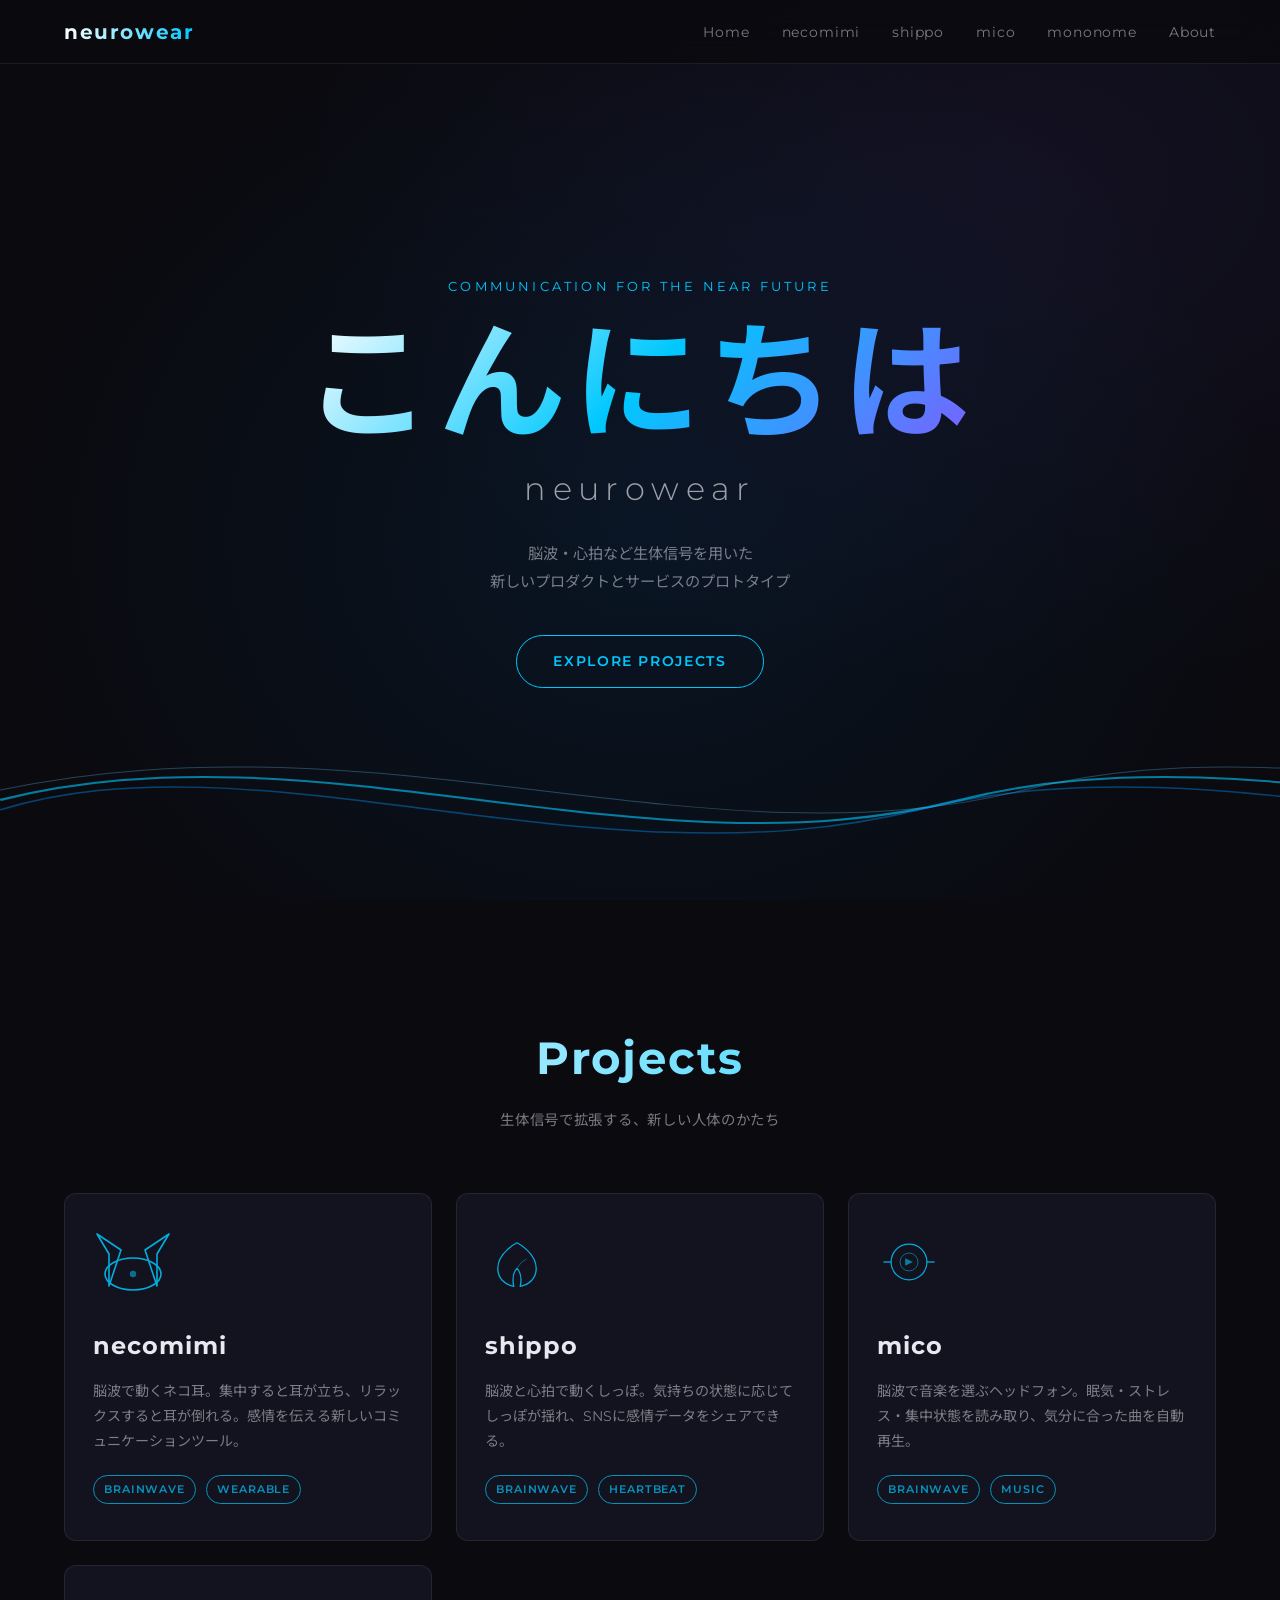
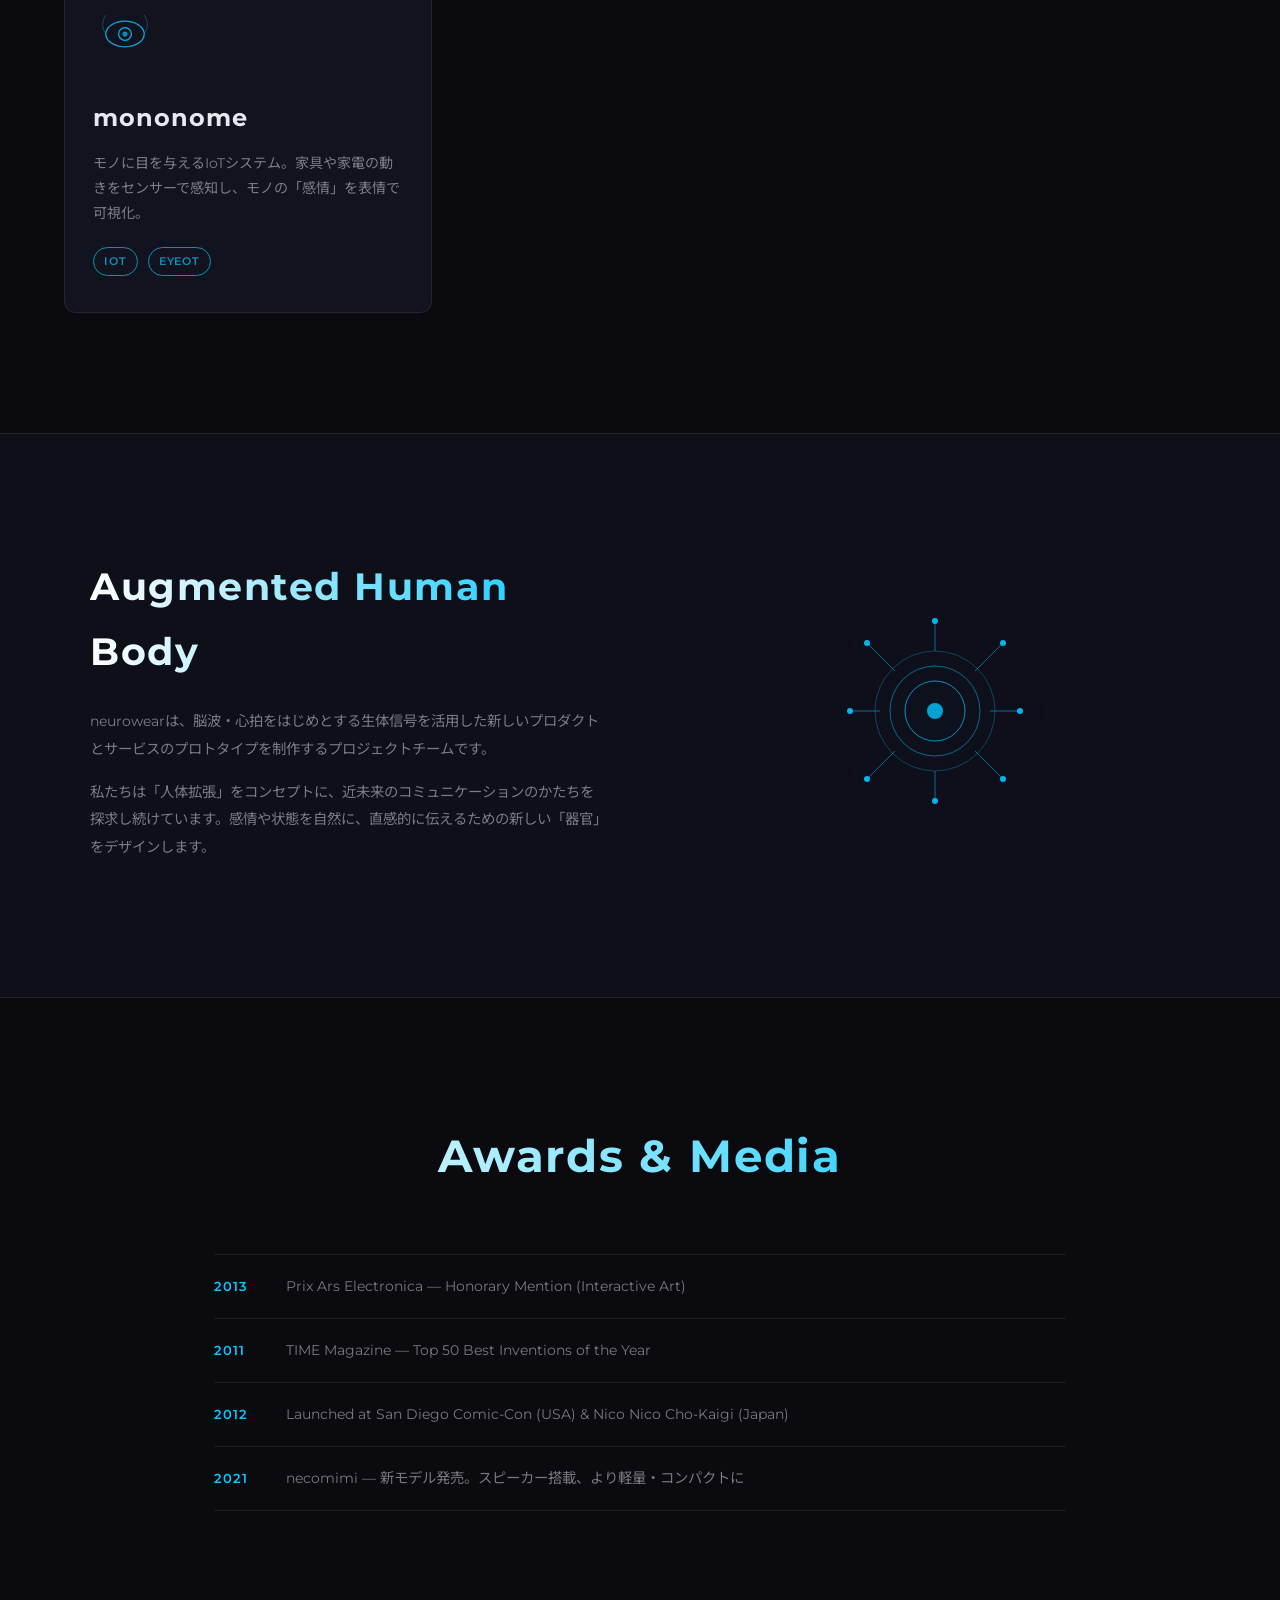
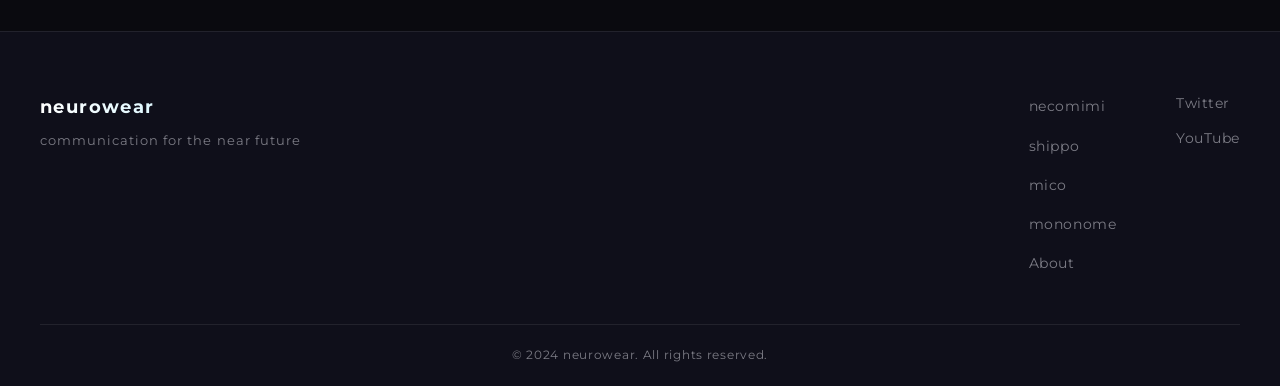
<file: index.html>
<!DOCTYPE html>
<html lang="ja">
<head>
  <meta charset="UTF-8">
  <meta name="viewport" content="width=device-width, initial-scale=1.0">
  <title>neurowear | communication for the near future</title>
  <link rel="stylesheet" href="css/style.css">
  <link rel="preconnect" href="https://fonts.googleapis.com">
  <link href="https://fonts.googleapis.com/css2?family=Montserrat:wght@300;400;600;700&family=Noto+Sans+JP:wght@300;400;700&display=swap" rel="stylesheet">
</head>
<body>

  <!-- Navigation -->
  <nav id="navbar">
    <div class="nav-inner">
      <a href="index.html" class="nav-logo">
        <span class="logo-text">neurowear</span>
      </a>
      <ul class="nav-links">
        <li><a href="index.html">Home</a></li>
        <li><a href="necomimi.html">necomimi</a></li>
        <li><a href="shippo.html">shippo</a></li>
        <li><a href="mico.html">mico</a></li>
        <li><a href="mononome.html">mononome</a></li>
        <li><a href="about.html">About</a></li>
      </ul>
      <button class="nav-toggle" aria-label="Toggle menu">
        <span></span><span></span><span></span>
      </button>
    </div>
  </nav>

  <!-- Hero Section -->
  <section class="hero">
    <div class="hero-content">
      <p class="hero-tagline">communication for the near future</p>
      <h1 class="hero-title">こんにちは</h1>
      <h2 class="hero-subtitle">neurowear</h2>
      <p class="hero-sub">脳波・心拍など生体信号を用いた<br>新しいプロダクトとサービスのプロトタイプ</p>
      <a href="#projects" class="hero-btn">Explore Projects</a>
    </div>
    <div class="hero-animation">
      <div class="wave-container">
        <svg class="wave-svg" viewBox="0 0 600 200" preserveAspectRatio="none">
          <path class="wave-path wave-1" d="M0,100 C150,20 300,180 450,100 C600,20 750,180 900,100" fill="none" stroke="rgba(0,200,255,0.6)" stroke-width="2"/>
          <path class="wave-path wave-2" d="M0,110 C120,30 280,190 430,110 C580,30 730,190 880,110" fill="none" stroke="rgba(0,150,255,0.4)" stroke-width="1.5"/>
          <path class="wave-path wave-3" d="M0,90 C180,10 330,170 480,90 C630,10 780,170 930,90" fill="none" stroke="rgba(100,200,255,0.3)" stroke-width="1"/>
        </svg>
      </div>
    </div>
  </section>

  <!-- Projects Section -->
  <section class="projects" id="projects">
    <div class="section-header">
      <h2>Projects</h2>
      <p>生体信号で拡張する、新しい人体のかたち</p>
    </div>
    <div class="projects-grid">

      <a href="necomimi.html" class="project-card" data-project="necomimi">
        <div class="project-card-inner">
          <div class="project-icon">
            <svg viewBox="0 0 100 80" width="80" height="64">
              <path d="M20,70 L20,30 L5,5 L35,25 Z" fill="none" stroke="currentColor" stroke-width="2" stroke-linejoin="round"/>
              <path d="M80,70 L80,30 L95,5 L65,25 Z" fill="none" stroke="currentColor" stroke-width="2" stroke-linejoin="round"/>
              <ellipse cx="50" cy="55" rx="35" ry="20" fill="none" stroke="currentColor" stroke-width="2"/>
              <circle cx="50" cy="55" r="4" fill="currentColor" opacity="0.6"/>
            </svg>
          </div>
          <div class="project-info">
            <h3>necomimi</h3>
            <p>脳波で動くネコ耳。集中すると耳が立ち、リラックスすると耳が倒れる。感情を伝える新しいコミュニケーションツール。</p>
            <span class="project-tag">Brainwave</span>
            <span class="project-tag">Wearable</span>
          </div>
        </div>
      </a>

      <a href="shippo.html" class="project-card" data-project="shippo">
        <div class="project-card-inner">
          <div class="project-icon">
            <svg viewBox="0 0 100 100" width="64" height="64">
              <path d="M50,20 C50,20 80,35 80,60 C80,75 70,85 55,88 C55,88 60,70 50,60 C40,70 45,88 45,88 C30,85 20,75 20,60 C20,35 50,20 50,20 Z" fill="none" stroke="currentColor" stroke-width="2" stroke-linejoin="round"/>
              <path d="M50,60 Q55,50 65,45" fill="none" stroke="currentColor" stroke-width="1.5" opacity="0.5"/>
            </svg>
          </div>
          <div class="project-info">
            <h3>shippo</h3>
            <p>脳波と心拍で動くしっぽ。気持ちの状態に応じてしっぽが揺れ、SNSに感情データをシェアできる。</p>
            <span class="project-tag">Brainwave</span>
            <span class="project-tag">Heartbeat</span>
          </div>
        </div>
      </a>

      <a href="mico.html" class="project-card" data-project="mico">
        <div class="project-card-inner">
          <div class="project-icon">
            <svg viewBox="0 0 100 100" width="64" height="64">
              <circle cx="50" cy="50" r="28" fill="none" stroke="currentColor" stroke-width="2"/>
              <circle cx="50" cy="50" r="14" fill="none" stroke="currentColor" stroke-width="1.5" opacity="0.6"/>
              <line x1="22" y1="50" x2="10" y2="50" stroke="currentColor" stroke-width="2"/>
              <line x1="78" y1="50" x2="90" y2="50" stroke="currentColor" stroke-width="2"/>
              <path d="M44,44 L44,56 L56,50 Z" fill="currentColor" opacity="0.7"/>
            </svg>
          </div>
          <div class="project-info">
            <h3>mico</h3>
            <p>脳波で音楽を選ぶヘッドフォン。眠気・ストレス・集中状態を読み取り、気分に合った曲を自動再生。</p>
            <span class="project-tag">Brainwave</span>
            <span class="project-tag">Music</span>
          </div>
        </div>
      </a>

      <a href="mononome.html" class="project-card" data-project="mononome">
        <div class="project-card-inner">
          <div class="project-icon">
            <svg viewBox="0 0 100 100" width="64" height="64">
              <ellipse cx="50" cy="50" rx="30" ry="20" fill="none" stroke="currentColor" stroke-width="2"/>
              <circle cx="50" cy="50" r="10" fill="none" stroke="currentColor" stroke-width="2"/>
              <circle cx="50" cy="50" r="4" fill="currentColor" opacity="0.8"/>
              <path d="M20,50 Q10,35 20,20" fill="none" stroke="currentColor" stroke-width="1.5" opacity="0.4"/>
              <path d="M80,50 Q90,35 80,20" fill="none" stroke="currentColor" stroke-width="1.5" opacity="0.4"/>
            </svg>
          </div>
          <div class="project-info">
            <h3>mononome</h3>
            <p>モノに目を与えるIoTシステム。家具や家電の動きをセンサーで感知し、モノの「感情」を表情で可視化。</p>
            <span class="project-tag">IoT</span>
            <span class="project-tag">EYEoT</span>
          </div>
        </div>
      </a>

    </div>
  </section>

  <!-- Concept Section -->
  <section class="concept">
    <div class="concept-inner">
      <div class="concept-text">
        <h2>Augmented Human Body</h2>
        <p>neurowearは、脳波・心拍をはじめとする生体信号を活用した新しいプロダクトとサービスのプロトタイプを制作するプロジェクトチームです。</p>
        <p>私たちは「人体拡張」をコンセプトに、近未来のコミュニケーションのかたちを探求し続けています。感情や状態を自然に、直感的に伝えるための新しい「器官」をデザインします。</p>
      </div>
      <div class="concept-visual">
        <div class="brain-visual">
          <svg viewBox="0 0 200 200" width="200" height="200" class="brain-svg">
            <circle cx="100" cy="100" r="60" fill="none" stroke="rgba(0,200,255,0.3)" stroke-width="1"/>
            <circle cx="100" cy="100" r="45" fill="none" stroke="rgba(0,200,255,0.5)" stroke-width="1"/>
            <circle cx="100" cy="100" r="30" fill="none" stroke="rgba(0,200,255,0.7)" stroke-width="1"/>
            <circle cx="100" cy="100" r="8" fill="rgba(0,200,255,0.8)"/>
            <!-- Signal lines -->
            <line x1="100" y1="40" x2="100" y2="10" stroke="rgba(0,200,255,0.5)" stroke-width="1" class="signal-line"/>
            <line x1="140" y1="60" x2="168" y2="32" stroke="rgba(0,200,255,0.5)" stroke-width="1" class="signal-line"/>
            <line x1="155" y1="100" x2="185" y2="100" stroke="rgba(0,200,255,0.5)" stroke-width="1" class="signal-line"/>
            <line x1="140" y1="140" x2="168" y2="168" stroke="rgba(0,200,255,0.5)" stroke-width="1" class="signal-line"/>
            <line x1="100" y1="160" x2="100" y2="190" stroke="rgba(0,200,255,0.5)" stroke-width="1" class="signal-line"/>
            <line x1="60" y1="140" x2="32" y2="168" stroke="rgba(0,200,255,0.5)" stroke-width="1" class="signal-line"/>
            <line x1="45" y1="100" x2="15" y2="100" stroke="rgba(0,200,255,0.5)" stroke-width="1" class="signal-line"/>
            <line x1="60" y1="60" x2="32" y2="32" stroke="rgba(0,200,255,0.5)" stroke-width="1" class="signal-line"/>
            <!-- Pulse dots -->
            <circle cx="100" cy="10" r="3" fill="rgba(0,200,255,0.9)" class="pulse-dot"/>
            <circle cx="168" cy="32" r="3" fill="rgba(0,200,255,0.9)" class="pulse-dot"/>
            <circle cx="185" cy="100" r="3" fill="rgba(0,200,255,0.9)" class="pulse-dot"/>
            <circle cx="168" cy="168" r="3" fill="rgba(0,200,255,0.9)" class="pulse-dot"/>
            <circle cx="100" cy="190" r="3" fill="rgba(0,200,255,0.9)" class="pulse-dot"/>
            <circle cx="32" cy="168" r="3" fill="rgba(0,200,255,0.9)" class="pulse-dot"/>
            <circle cx="15" cy="100" r="3" fill="rgba(0,200,255,0.9)" class="pulse-dot"/>
            <circle cx="32" cy="32" r="3" fill="rgba(0,200,255,0.9)" class="pulse-dot"/>
          </svg>
        </div>
      </div>
    </div>
  </section>

  <!-- News / Media Section -->
  <section class="media">
    <div class="section-header">
      <h2>Awards &amp; Media</h2>
    </div>
    <div class="media-list">
      <div class="media-item">
        <span class="media-year">2013</span>
        <span class="media-content">Prix Ars Electronica — Honorary Mention (Interactive Art)</span>
      </div>
      <div class="media-item">
        <span class="media-year">2011</span>
        <span class="media-content">TIME Magazine — Top 50 Best Inventions of the Year</span>
      </div>
      <div class="media-item">
        <span class="media-year">2012</span>
        <span class="media-content">Launched at San Diego Comic-Con (USA) &amp; Nico Nico Cho-Kaigi (Japan)</span>
      </div>
      <div class="media-item">
        <span class="media-year">2021</span>
        <span class="media-content">necomimi — 新モデル発売。スピーカー搭載、より軽量・コンパクトに</span>
      </div>
    </div>
  </section>

  <!-- Footer -->
  <footer>
    <div class="footer-inner">
      <div class="footer-logo">
        <span class="logo-text">neurowear</span>
        <p>communication for the near future</p>
      </div>
      <nav class="footer-nav">
        <ul>
          <li><a href="necomimi.html">necomimi</a></li>
          <li><a href="shippo.html">shippo</a></li>
          <li><a href="mico.html">mico</a></li>
          <li><a href="mononome.html">mononome</a></li>
          <li><a href="about.html">About</a></li>
        </ul>
      </nav>
      <div class="footer-social">
        <a href="https://twitter.com/neurowear" target="_blank" rel="noopener">Twitter</a>
        <a href="https://www.youtube.com/@neurowear" target="_blank" rel="noopener">YouTube</a>
      </div>
    </div>
    <div class="footer-bottom">
      <p>&copy; 2024 neurowear. All rights reserved.</p>
    </div>
  </footer>

  <script src="js/main.js"></script>
</body>
</html>
</file>
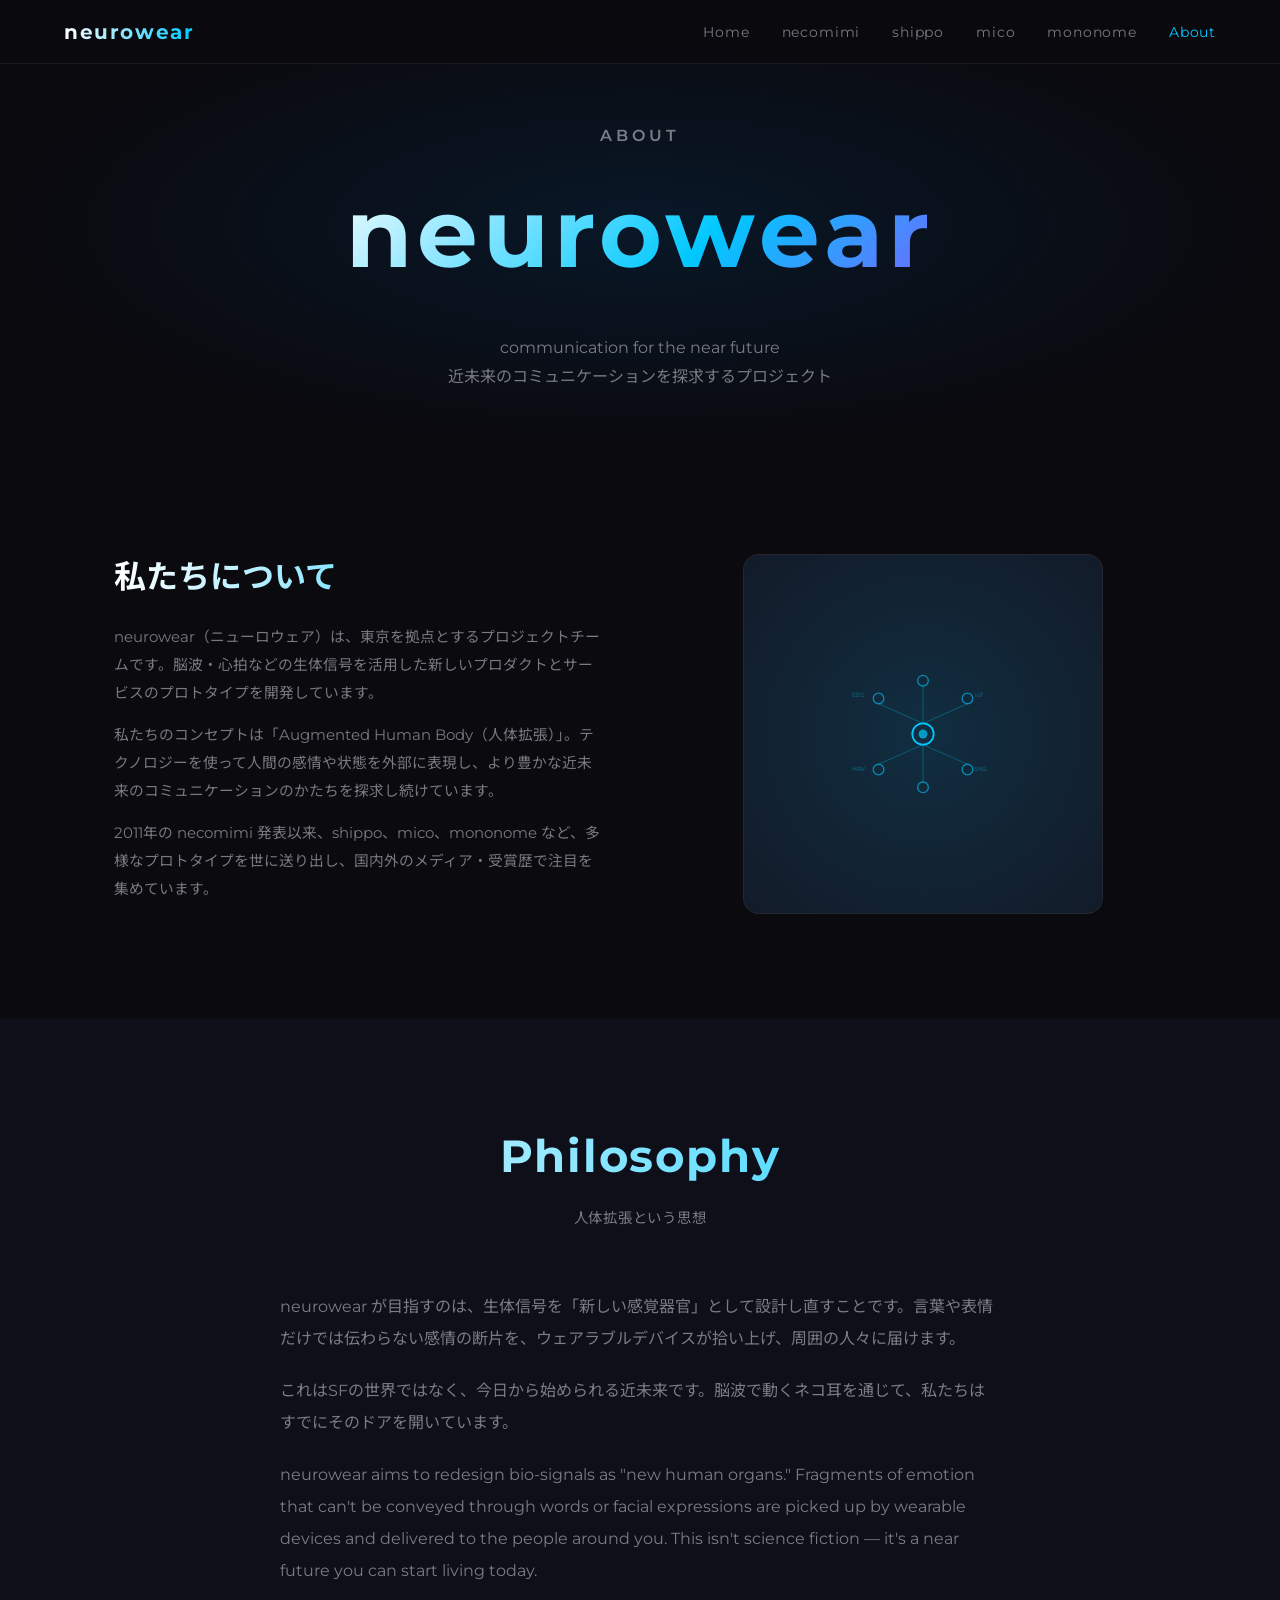
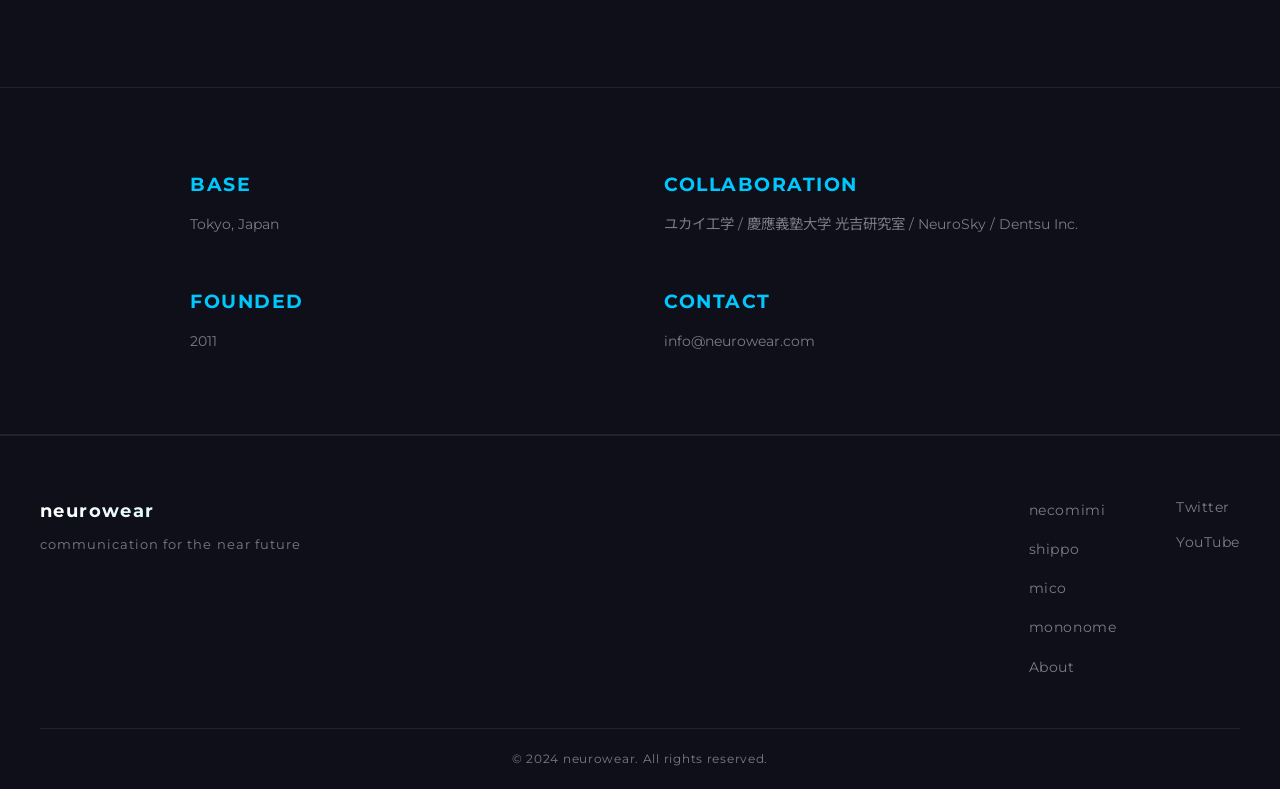
<file: about.html>
<!DOCTYPE html>
<html lang="ja">
<head>
  <meta charset="UTF-8">
  <meta name="viewport" content="width=device-width, initial-scale=1.0">
  <title>About | neurowear</title>
  <link rel="stylesheet" href="css/style.css">
  <link rel="preconnect" href="https://fonts.googleapis.com">
  <link href="https://fonts.googleapis.com/css2?family=Montserrat:wght@300;400;600;700&family=Noto+Sans+JP:wght@300;400;700&display=swap" rel="stylesheet">
</head>
<body>

  <nav id="navbar">
    <div class="nav-inner">
      <a href="index.html" class="nav-logo"><span class="logo-text">neurowear</span></a>
      <ul class="nav-links">
        <li><a href="index.html">Home</a></li>
        <li><a href="necomimi.html">necomimi</a></li>
        <li><a href="shippo.html">shippo</a></li>
        <li><a href="mico.html">mico</a></li>
        <li><a href="mononome.html">mononome</a></li>
        <li><a href="about.html" style="color:var(--color-accent)">About</a></li>
      </ul>
      <button class="nav-toggle" aria-label="Toggle menu">
        <span></span><span></span><span></span>
      </button>
    </div>
  </nav>

  <section class="page-hero">
    <div class="page-hero-content">
      <p class="page-hero-eyebrow">About</p>
      <h1>neurowear</h1>
      <p>communication for the near future<br>近未来のコミュニケーションを探求するプロジェクト</p>
    </div>
  </section>

  <section class="content-section">
    <div class="content-grid">
      <div class="content-text">
        <h2>私たちについて</h2>
        <p>neurowear（ニューロウェア）は、東京を拠点とするプロジェクトチームです。脳波・心拍などの生体信号を活用した新しいプロダクトとサービスのプロトタイプを開発しています。</p>
        <p>私たちのコンセプトは「Augmented Human Body（人体拡張）」。テクノロジーを使って人間の感情や状態を外部に表現し、より豊かな近未来のコミュニケーションのかたちを探求し続けています。</p>
        <p>2011年の necomimi 発表以来、shippo、mico、mononome など、多様なプロトタイプを世に送り出し、国内外のメディア・受賞歴で注目を集めています。</p>
      </div>
      <div class="content-visual">
        <div class="product-illustration">
          <svg viewBox="0 0 180 180" width="160" height="160">
            <!-- Network / team visualization -->
            <circle cx="90" cy="90" r="12" fill="none" stroke="currentColor" stroke-width="2"/>
            <circle cx="90" cy="90" r="5" fill="currentColor" opacity="0.7"/>
            <!-- Connected nodes -->
            <circle cx="40" cy="50" r="6" fill="none" stroke="currentColor" stroke-width="1.5" opacity="0.6"/>
            <circle cx="140" cy="50" r="6" fill="none" stroke="currentColor" stroke-width="1.5" opacity="0.6"/>
            <circle cx="40" cy="130" r="6" fill="none" stroke="currentColor" stroke-width="1.5" opacity="0.6"/>
            <circle cx="140" cy="130" r="6" fill="none" stroke="currentColor" stroke-width="1.5" opacity="0.6"/>
            <circle cx="90" cy="30" r="6" fill="none" stroke="currentColor" stroke-width="1.5" opacity="0.6"/>
            <circle cx="90" cy="150" r="6" fill="none" stroke="currentColor" stroke-width="1.5" opacity="0.6"/>
            <!-- Connecting lines -->
            <line x1="90" y1="78" x2="40" y2="56" stroke="currentColor" stroke-width="1" opacity="0.35"/>
            <line x1="90" y1="78" x2="140" y2="56" stroke="currentColor" stroke-width="1" opacity="0.35"/>
            <line x1="90" y1="102" x2="40" y2="124" stroke="currentColor" stroke-width="1" opacity="0.35"/>
            <line x1="90" y1="102" x2="140" y2="124" stroke="currentColor" stroke-width="1" opacity="0.35"/>
            <line x1="90" y1="78" x2="90" y2="36" stroke="currentColor" stroke-width="1" opacity="0.35"/>
            <line x1="90" y1="102" x2="90" y2="144" stroke="currentColor" stroke-width="1" opacity="0.35"/>
            <!-- Labels -->
            <text x="10" y="48" font-family="Montserrat, sans-serif" font-size="7" fill="currentColor" opacity="0.5">EEG</text>
            <text x="148" y="48" font-family="Montserrat, sans-serif" font-size="7" fill="currentColor" opacity="0.5">IoT</text>
            <text x="10" y="132" font-family="Montserrat, sans-serif" font-size="7" fill="currentColor" opacity="0.5">HRV</text>
            <text x="147" y="132" font-family="Montserrat, sans-serif" font-size="7" fill="currentColor" opacity="0.5">SNS</text>
          </svg>
        </div>
      </div>
    </div>
  </section>

  <section class="content-section alt">
    <div class="content-inner">
      <div class="section-header">
        <h2>Philosophy</h2>
        <p>人体拡張という思想</p>
      </div>
      <div style="max-width:720px;margin:0 auto;">
        <p style="font-size:1rem;color:var(--color-text-muted);line-height:2;margin-bottom:20px;">
          neurowear が目指すのは、生体信号を「新しい感覚器官」として設計し直すことです。言葉や表情だけでは伝わらない感情の断片を、ウェアラブルデバイスが拾い上げ、周囲の人々に届けます。
        </p>
        <p style="font-size:1rem;color:var(--color-text-muted);line-height:2;margin-bottom:20px;">
          これはSFの世界ではなく、今日から始められる近未来です。脳波で動くネコ耳を通じて、私たちはすでにそのドアを開いています。
        </p>
        <p style="font-size:1rem;color:var(--color-text-muted);line-height:2;">
          neurowear aims to redesign bio-signals as "new human organs." Fragments of emotion that can't be conveyed through words or facial expressions are picked up by wearable devices and delivered to the people around you. This isn't science fiction — it's a near future you can start living today.
        </p>
      </div>
    </div>
  </section>

  <section class="concept" style="padding:80px 24px">
    <div class="concept-inner" style="max-width:900px;margin:0 auto;grid-template-columns:1fr 1fr;gap:48px;">
      <div>
        <h2 style="font-size:1.2rem;font-weight:700;margin-bottom:12px;color:var(--color-accent);letter-spacing:0.08em;text-transform:uppercase">Base</h2>
        <p style="font-size:0.9rem;color:var(--color-text-muted);">Tokyo, Japan</p>
      </div>
      <div>
        <h2 style="font-size:1.2rem;font-weight:700;margin-bottom:12px;color:var(--color-accent);letter-spacing:0.08em;text-transform:uppercase">Collaboration</h2>
        <p style="font-size:0.9rem;color:var(--color-text-muted);">ユカイ工学 / 慶應義塾大学 光吉研究室 / NeuroSky / Dentsu Inc.</p>
      </div>
      <div>
        <h2 style="font-size:1.2rem;font-weight:700;margin-bottom:12px;color:var(--color-accent);letter-spacing:0.08em;text-transform:uppercase">Founded</h2>
        <p style="font-size:0.9rem;color:var(--color-text-muted);">2011</p>
      </div>
      <div>
        <h2 style="font-size:1.2rem;font-weight:700;margin-bottom:12px;color:var(--color-accent);letter-spacing:0.08em;text-transform:uppercase">Contact</h2>
        <p style="font-size:0.9rem;color:var(--color-text-muted);">info@neurowear.com</p>
      </div>
    </div>
  </section>

  <footer>
    <div class="footer-inner">
      <div class="footer-logo">
        <span class="logo-text">neurowear</span>
        <p>communication for the near future</p>
      </div>
      <nav class="footer-nav">
        <ul>
          <li><a href="necomimi.html">necomimi</a></li>
          <li><a href="shippo.html">shippo</a></li>
          <li><a href="mico.html">mico</a></li>
          <li><a href="mononome.html">mononome</a></li>
          <li><a href="about.html">About</a></li>
        </ul>
      </nav>
      <div class="footer-social">
        <a href="https://twitter.com/neurowear" target="_blank" rel="noopener">Twitter</a>
        <a href="https://www.youtube.com/@neurowear" target="_blank" rel="noopener">YouTube</a>
      </div>
    </div>
    <div class="footer-bottom">
      <p>&copy; 2024 neurowear. All rights reserved.</p>
    </div>
  </footer>

  <script src="js/main.js"></script>
</body>
</html>
</file>
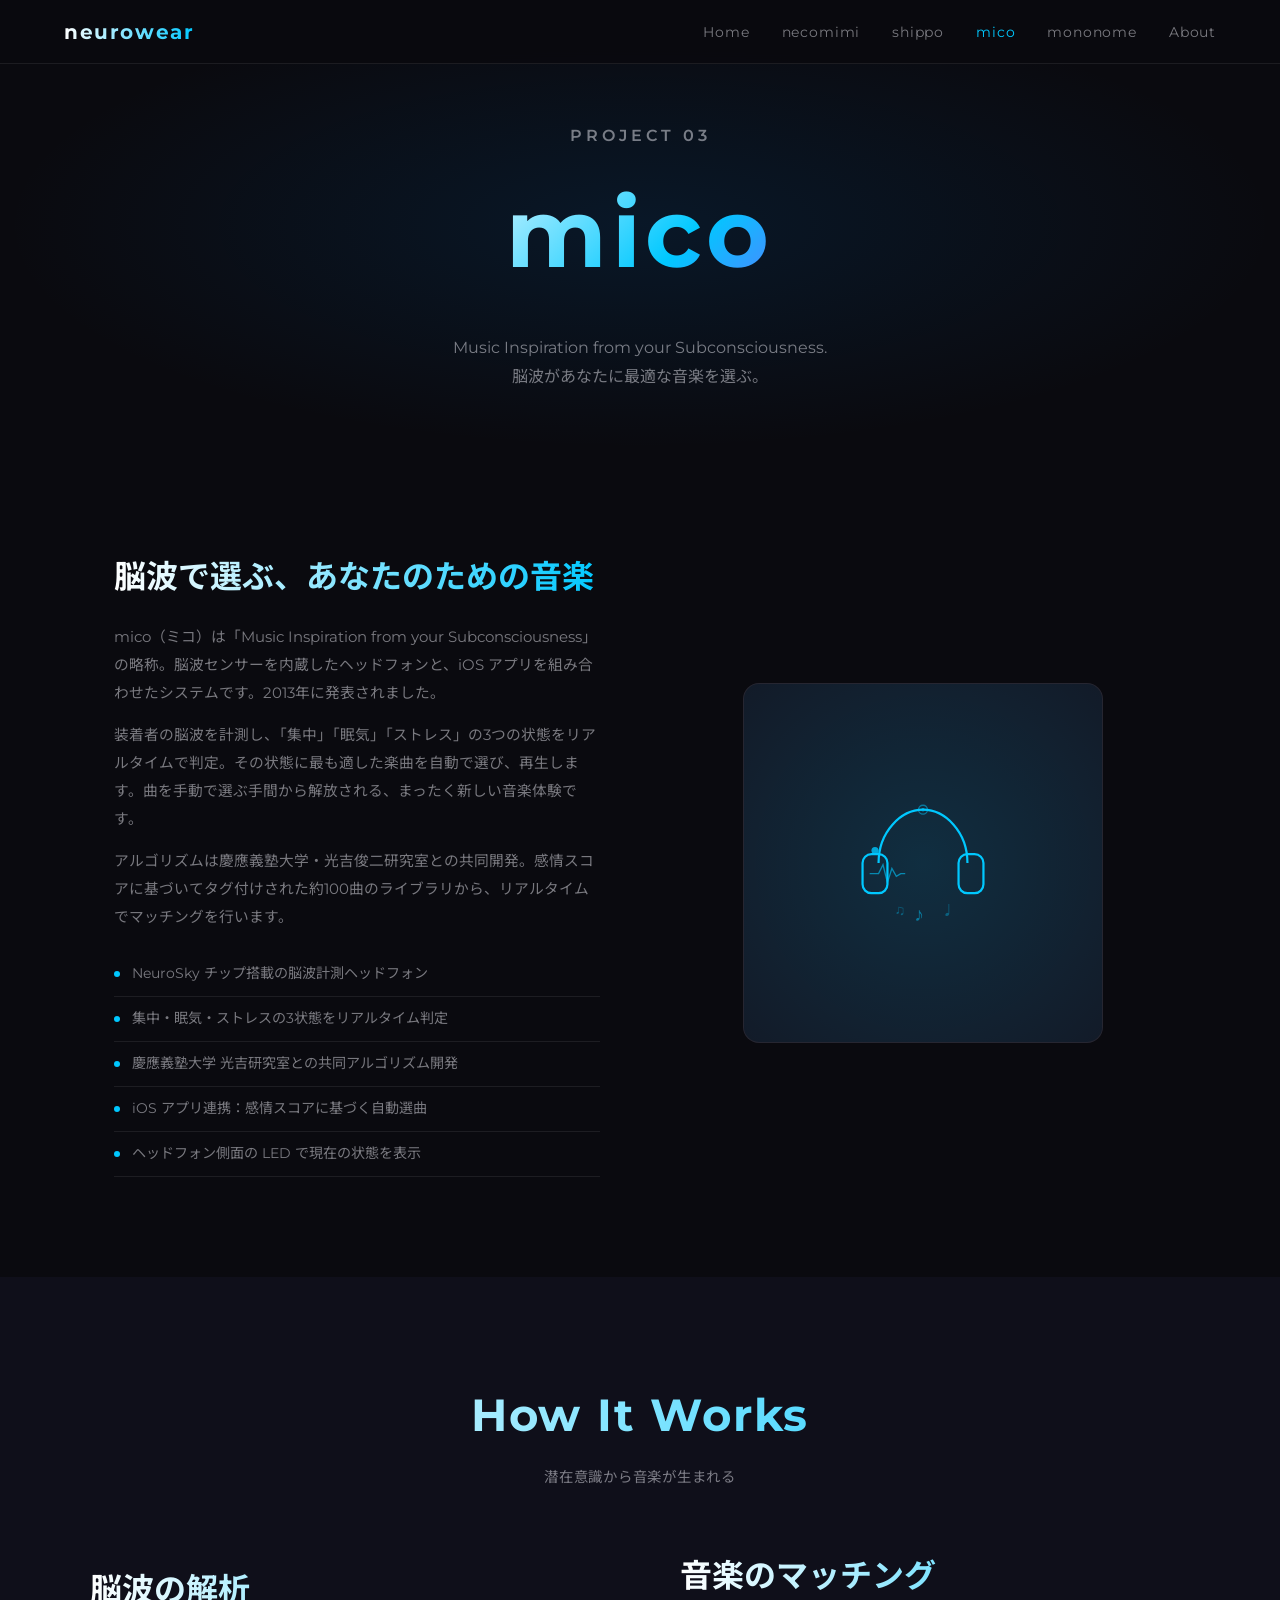
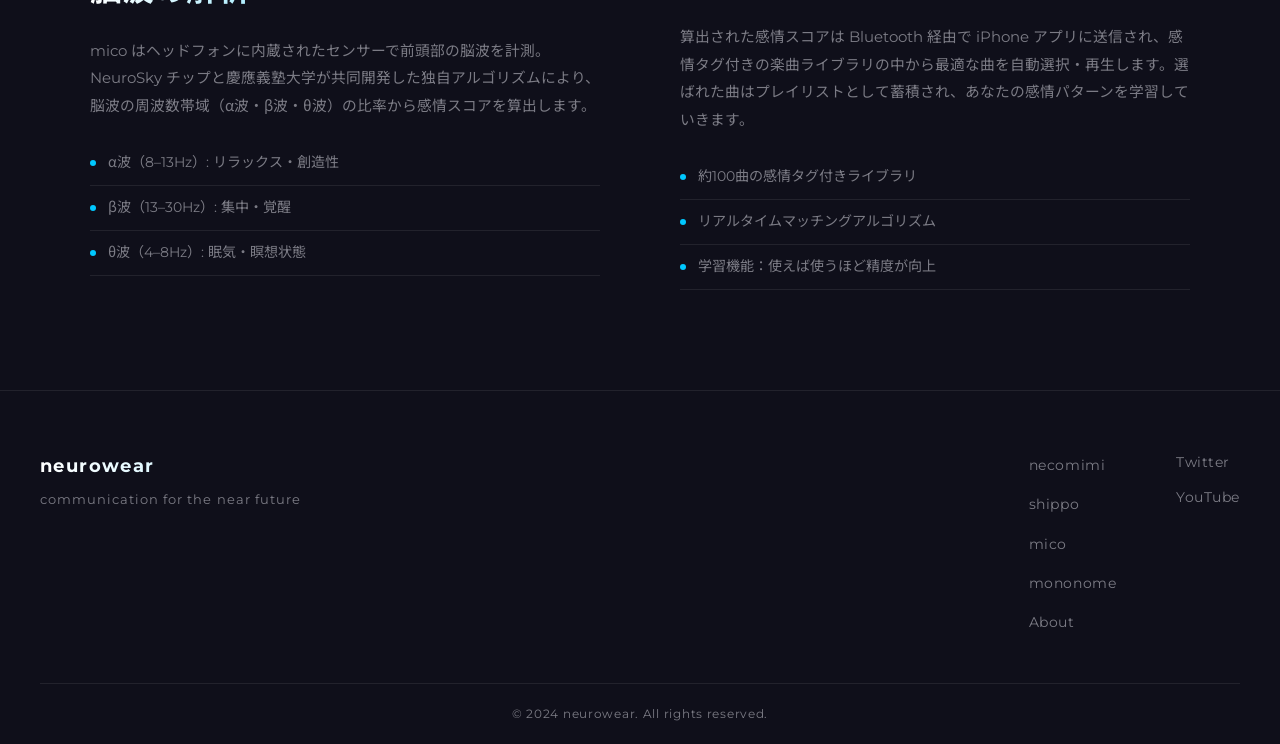
<file: mico.html>
<!DOCTYPE html>
<html lang="ja">
<head>
  <meta charset="UTF-8">
  <meta name="viewport" content="width=device-width, initial-scale=1.0">
  <title>mico | neurowear</title>
  <link rel="stylesheet" href="css/style.css">
  <link rel="preconnect" href="https://fonts.googleapis.com">
  <link href="https://fonts.googleapis.com/css2?family=Montserrat:wght@300;400;600;700&family=Noto+Sans+JP:wght@300;400;700&display=swap" rel="stylesheet">
</head>
<body>

  <nav id="navbar">
    <div class="nav-inner">
      <a href="index.html" class="nav-logo"><span class="logo-text">neurowear</span></a>
      <ul class="nav-links">
        <li><a href="index.html">Home</a></li>
        <li><a href="necomimi.html">necomimi</a></li>
        <li><a href="shippo.html">shippo</a></li>
        <li><a href="mico.html" style="color:var(--color-accent)">mico</a></li>
        <li><a href="mononome.html">mononome</a></li>
        <li><a href="about.html">About</a></li>
      </ul>
      <button class="nav-toggle" aria-label="Toggle menu">
        <span></span><span></span><span></span>
      </button>
    </div>
  </nav>

  <section class="page-hero">
    <div class="page-hero-content">
      <p class="page-hero-eyebrow">Project 03</p>
      <h1>mico</h1>
      <p>Music Inspiration from your Subconsciousness.<br>脳波があなたに最適な音楽を選ぶ。</p>
    </div>
  </section>

  <section class="content-section">
    <div class="content-grid">
      <div class="content-text">
        <h2>脳波で選ぶ、あなたのための音楽</h2>
        <p>mico（ミコ）は「Music Inspiration from your Subconsciousness」の略称。脳波センサーを内蔵したヘッドフォンと、iOS アプリを組み合わせたシステムです。2013年に発表されました。</p>
        <p>装着者の脳波を計測し、「集中」「眠気」「ストレス」の3つの状態をリアルタイムで判定。その状態に最も適した楽曲を自動で選び、再生します。曲を手動で選ぶ手間から解放される、まったく新しい音楽体験です。</p>
        <p>アルゴリズムは慶應義塾大学・光吉俊二研究室との共同開発。感情スコアに基づいてタグ付けされた約100曲のライブラリから、リアルタイムでマッチングを行います。</p>
        <ul class="feature-list">
          <li>NeuroSky チップ搭載の脳波計測ヘッドフォン</li>
          <li>集中・眠気・ストレスの3状態をリアルタイム判定</li>
          <li>慶應義塾大学 光吉研究室との共同アルゴリズム開発</li>
          <li>iOS アプリ連携：感情スコアに基づく自動選曲</li>
          <li>ヘッドフォン側面の LED で現在の状態を表示</li>
        </ul>
      </div>
      <div class="content-visual">
        <div class="product-illustration">
          <svg viewBox="0 0 180 180" width="160" height="160">
            <!-- Headphones -->
            <path d="M40,90 C40,55 65,30 90,30 C115,30 140,55 140,90" fill="none" stroke="currentColor" stroke-width="2.5"/>
            <!-- Ear cups -->
            <rect x="22" y="80" width="28" height="44" rx="10" fill="none" stroke="currentColor" stroke-width="2.5"/>
            <rect x="130" y="80" width="28" height="44" rx="10" fill="none" stroke="currentColor" stroke-width="2.5"/>
            <!-- LED indicator left -->
            <circle cx="36" cy="76" r="4" fill="currentColor" opacity="0.8"/>
            <!-- EEG wave inside -->
            <path d="M30,102 L40,102 L45,92 L50,112 L55,96 L60,105 L65,102 L70,102"
              fill="none" stroke="currentColor" stroke-width="1.5" opacity="0.6"/>
            <!-- Sensor -->
            <circle cx="90" cy="30" r="5" fill="none" stroke="currentColor" stroke-width="1.5" opacity="0.5"/>
            <circle cx="90" cy="30" r="2" fill="currentColor" opacity="0.6"/>
            <!-- Music notes -->
            <text x="80" y="155" font-family="serif" font-size="22" fill="currentColor" opacity="0.5">♪</text>
            <text x="110" y="148" font-family="serif" font-size="16" fill="currentColor" opacity="0.35">♩</text>
            <text x="58" y="148" font-family="serif" font-size="16" fill="currentColor" opacity="0.35">♫</text>
          </svg>
        </div>
      </div>
    </div>
  </section>

  <section class="content-section alt">
    <div class="content-inner">
      <div class="section-header">
        <h2>How It Works</h2>
        <p>潜在意識から音楽が生まれる</p>
      </div>
      <div class="content-grid">
        <div class="content-text">
          <h2>脳波の解析</h2>
          <p>mico はヘッドフォンに内蔵されたセンサーで前頭部の脳波を計測。NeuroSky チップと慶應義塾大学が共同開発した独自アルゴリズムにより、脳波の周波数帯域（α波・β波・θ波）の比率から感情スコアを算出します。</p>
          <ul class="feature-list">
            <li>α波（8–13Hz）: リラックス・創造性</li>
            <li>β波（13–30Hz）: 集中・覚醒</li>
            <li>θ波（4–8Hz）: 眠気・瞑想状態</li>
          </ul>
        </div>
        <div class="content-text">
          <h2>音楽のマッチング</h2>
          <p>算出された感情スコアは Bluetooth 経由で iPhone アプリに送信され、感情タグ付きの楽曲ライブラリの中から最適な曲を自動選択・再生します。選ばれた曲はプレイリストとして蓄積され、あなたの感情パターンを学習していきます。</p>
          <ul class="feature-list">
            <li>約100曲の感情タグ付きライブラリ</li>
            <li>リアルタイムマッチングアルゴリズム</li>
            <li>学習機能：使えば使うほど精度が向上</li>
          </ul>
        </div>
      </div>
    </div>
  </section>

  <footer>
    <div class="footer-inner">
      <div class="footer-logo">
        <span class="logo-text">neurowear</span>
        <p>communication for the near future</p>
      </div>
      <nav class="footer-nav">
        <ul>
          <li><a href="necomimi.html">necomimi</a></li>
          <li><a href="shippo.html">shippo</a></li>
          <li><a href="mico.html">mico</a></li>
          <li><a href="mononome.html">mononome</a></li>
          <li><a href="about.html">About</a></li>
        </ul>
      </nav>
      <div class="footer-social">
        <a href="https://twitter.com/neurowear" target="_blank" rel="noopener">Twitter</a>
        <a href="https://www.youtube.com/@neurowear" target="_blank" rel="noopener">YouTube</a>
      </div>
    </div>
    <div class="footer-bottom">
      <p>&copy; 2024 neurowear. All rights reserved.</p>
    </div>
  </footer>

  <script src="js/main.js"></script>
</body>
</html>
</file>
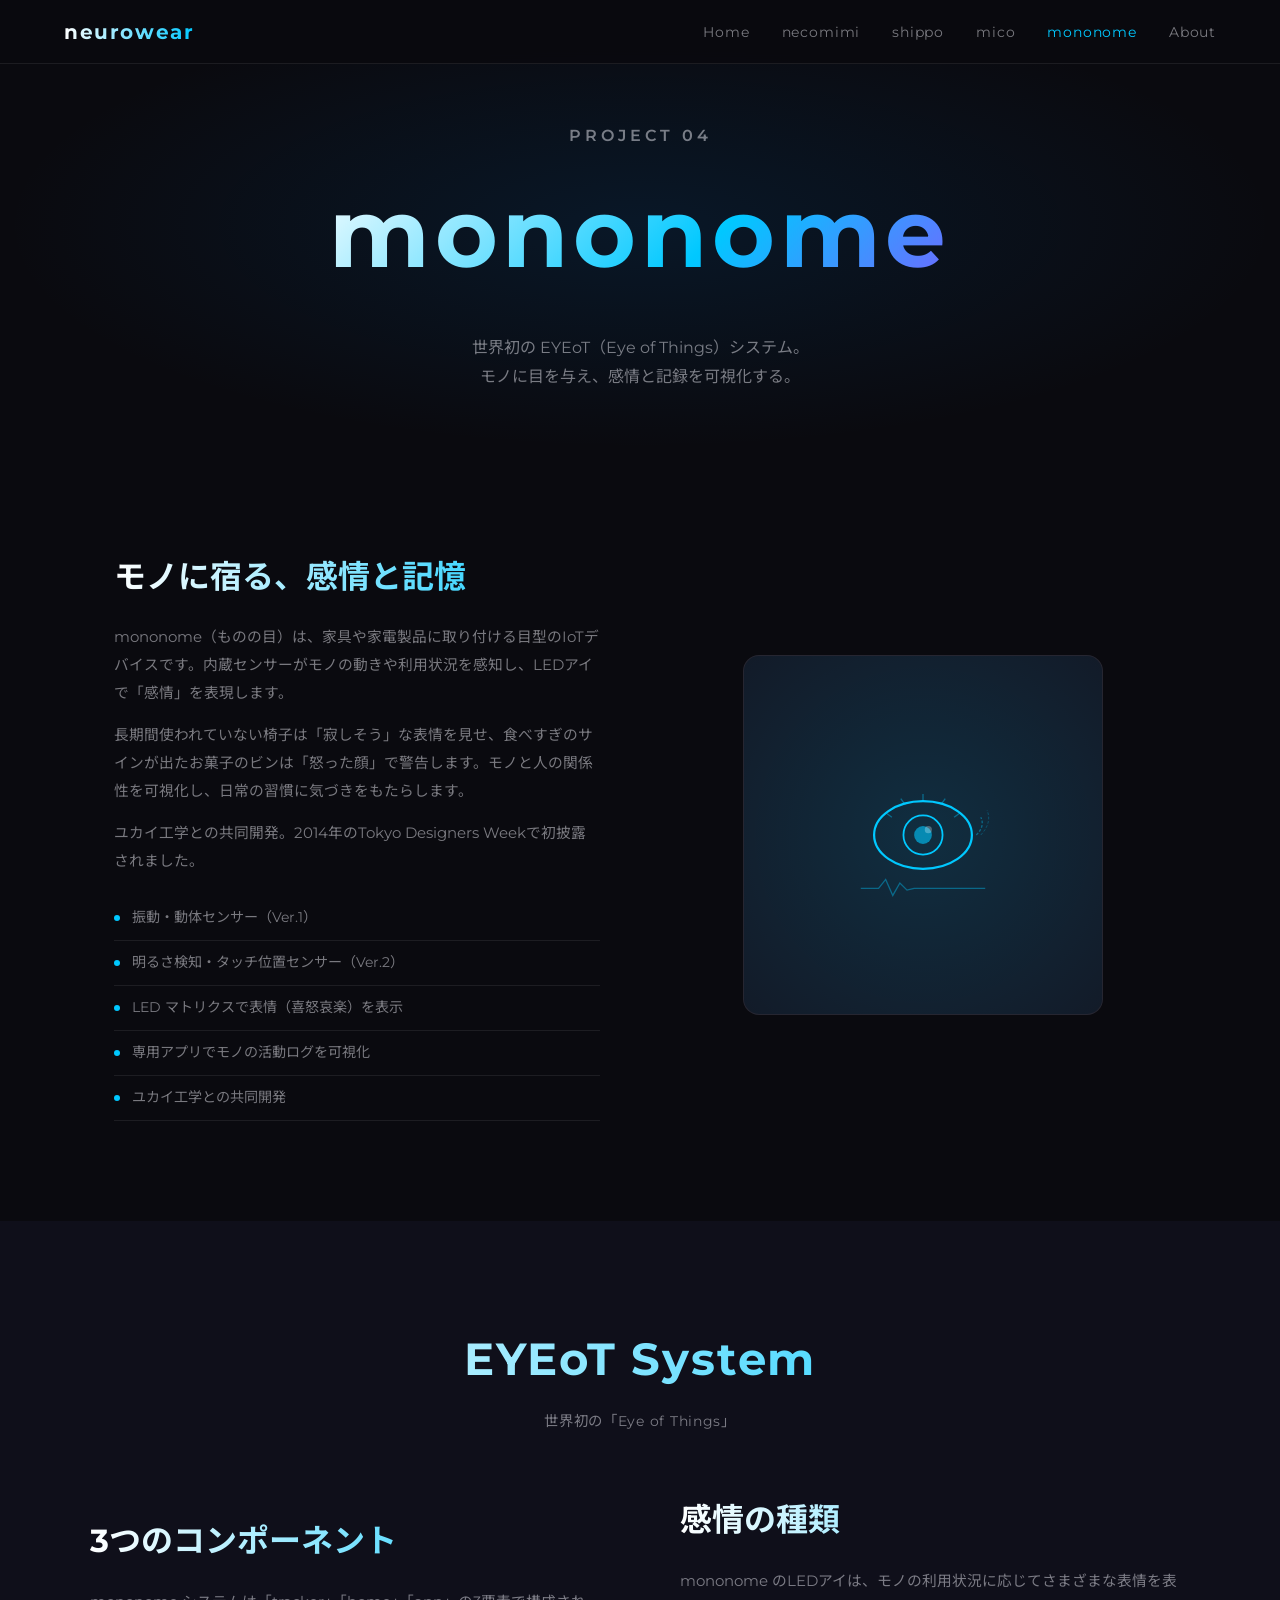
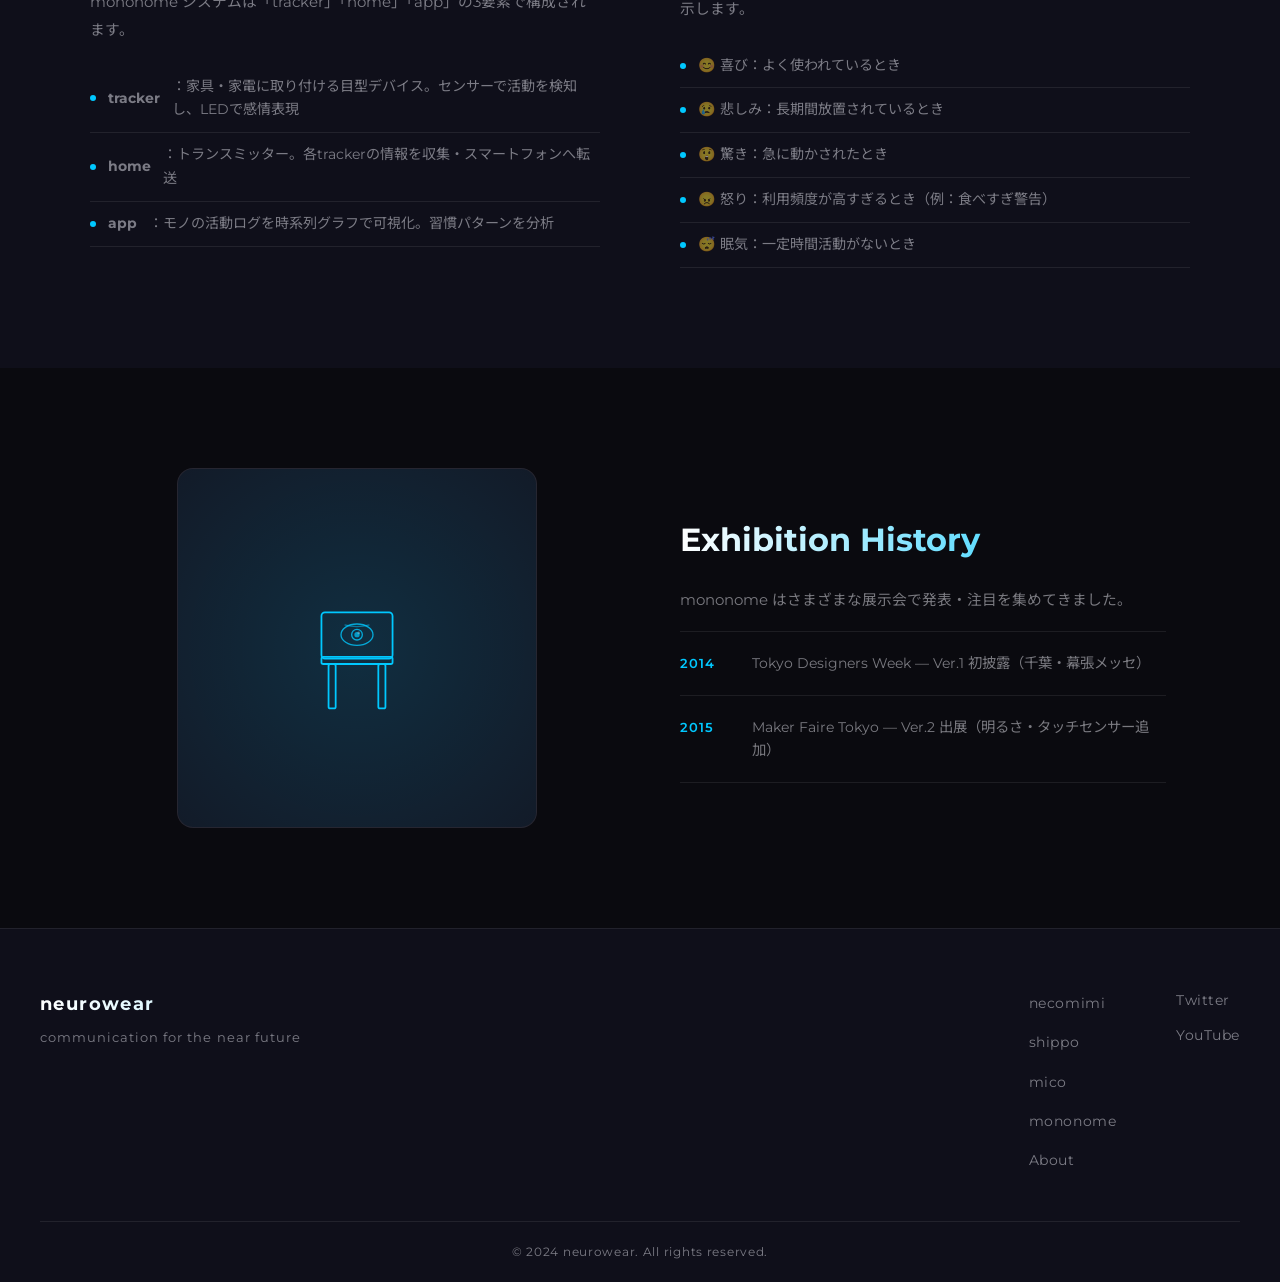
<file: mononome.html>
<!DOCTYPE html>
<html lang="ja">
<head>
  <meta charset="UTF-8">
  <meta name="viewport" content="width=device-width, initial-scale=1.0">
  <title>mononome | neurowear</title>
  <link rel="stylesheet" href="css/style.css">
  <link rel="preconnect" href="https://fonts.googleapis.com">
  <link href="https://fonts.googleapis.com/css2?family=Montserrat:wght@300;400;600;700&family=Noto+Sans+JP:wght@300;400;700&display=swap" rel="stylesheet">
</head>
<body>

  <nav id="navbar">
    <div class="nav-inner">
      <a href="index.html" class="nav-logo"><span class="logo-text">neurowear</span></a>
      <ul class="nav-links">
        <li><a href="index.html">Home</a></li>
        <li><a href="necomimi.html">necomimi</a></li>
        <li><a href="shippo.html">shippo</a></li>
        <li><a href="mico.html">mico</a></li>
        <li><a href="mononome.html" style="color:var(--color-accent)">mononome</a></li>
        <li><a href="about.html">About</a></li>
      </ul>
      <button class="nav-toggle" aria-label="Toggle menu">
        <span></span><span></span><span></span>
      </button>
    </div>
  </nav>

  <section class="page-hero">
    <div class="page-hero-content">
      <p class="page-hero-eyebrow">Project 04</p>
      <h1>mononome</h1>
      <p>世界初の EYEoT（Eye of Things）システム。<br>モノに目を与え、感情と記録を可視化する。</p>
    </div>
  </section>

  <section class="content-section">
    <div class="content-grid">
      <div class="content-text">
        <h2>モノに宿る、感情と記憶</h2>
        <p>mononome（ものの目）は、家具や家電製品に取り付ける目型のIoTデバイスです。内蔵センサーがモノの動きや利用状況を感知し、LEDアイで「感情」を表現します。</p>
        <p>長期間使われていない椅子は「寂しそう」な表情を見せ、食べすぎのサインが出たお菓子のビンは「怒った顔」で警告します。モノと人の関係性を可視化し、日常の習慣に気づきをもたらします。</p>
        <p>ユカイ工学との共同開発。2014年のTokyo Designers Weekで初披露されました。</p>
        <ul class="feature-list">
          <li>振動・動体センサー（Ver.1）</li>
          <li>明るさ検知・タッチ位置センサー（Ver.2）</li>
          <li>LED マトリクスで表情（喜怒哀楽）を表示</li>
          <li>専用アプリでモノの活動ログを可視化</li>
          <li>ユカイ工学との共同開発</li>
        </ul>
      </div>
      <div class="content-visual">
        <div class="product-illustration">
          <svg viewBox="0 0 180 180" width="160" height="160">
            <!-- Eye shape -->
            <ellipse cx="90" cy="90" rx="55" ry="38" fill="none" stroke="currentColor" stroke-width="2.5"/>
            <!-- Iris -->
            <circle cx="90" cy="90" r="22" fill="none" stroke="currentColor" stroke-width="2"/>
            <!-- Pupil -->
            <circle cx="90" cy="90" r="10" fill="currentColor" opacity="0.6"/>
            <!-- Pupil highlight -->
            <circle cx="96" cy="84" r="4" fill="rgba(255,255,255,0.3)"/>
            <!-- Eyelashes / decoration -->
            <line x1="90" y1="52" x2="90" y2="44" stroke="currentColor" stroke-width="1.5" opacity="0.4"/>
            <line x1="110" y1="56" x2="115" y2="49" stroke="currentColor" stroke-width="1.5" opacity="0.4"/>
            <line x1="125" y1="70" x2="132" y2="65" stroke="currentColor" stroke-width="1.5" opacity="0.4"/>
            <line x1="70" y1="56" x2="65" y2="49" stroke="currentColor" stroke-width="1.5" opacity="0.4"/>
            <line x1="55" y1="70" x2="48" y2="65" stroke="currentColor" stroke-width="1.5" opacity="0.4"/>
            <!-- IoT signal waves -->
            <path d="M150,90 Q160,80 155,70" fill="none" stroke="currentColor" stroke-width="1.5" opacity="0.4" stroke-dasharray="3 2"/>
            <path d="M155,90 Q168,76 162,62" fill="none" stroke="currentColor" stroke-width="1" opacity="0.3" stroke-dasharray="3 2"/>
            <!-- Sensor data line at bottom -->
            <path d="M20,150 L40,150 L48,140 L56,158 L64,144 L72,152 L80,150 L160,150"
              fill="none" stroke="currentColor" stroke-width="1.5" opacity="0.4"/>
          </svg>
        </div>
      </div>
    </div>
  </section>

  <section class="content-section alt">
    <div class="content-inner">
      <div class="section-header">
        <h2>EYEoT System</h2>
        <p>世界初の「Eye of Things」</p>
      </div>
      <div class="content-grid">
        <div class="content-text">
          <h2>3つのコンポーネント</h2>
          <p>mononome システムは「tracker」「home」「app」の3要素で構成されます。</p>
          <ul class="feature-list">
            <li><strong>tracker</strong>：家具・家電に取り付ける目型デバイス。センサーで活動を検知し、LEDで感情表現</li>
            <li><strong>home</strong>：トランスミッター。各trackerの情報を収集・スマートフォンへ転送</li>
            <li><strong>app</strong>：モノの活動ログを時系列グラフで可視化。習慣パターンを分析</li>
          </ul>
        </div>
        <div class="content-text">
          <h2>感情の種類</h2>
          <p>mononome のLEDアイは、モノの利用状況に応じてさまざまな表情を表示します。</p>
          <ul class="feature-list">
            <li>😊 喜び：よく使われているとき</li>
            <li>😢 悲しみ：長期間放置されているとき</li>
            <li>😲 驚き：急に動かされたとき</li>
            <li>😠 怒り：利用頻度が高すぎるとき（例：食べすぎ警告）</li>
            <li>😴 眠気：一定時間活動がないとき</li>
          </ul>
        </div>
      </div>
    </div>
  </section>

  <section class="content-section">
    <div class="content-grid reverse">
      <div class="content-text">
        <h2>Exhibition History</h2>
        <p>mononome はさまざまな展示会で発表・注目を集めてきました。</p>
        <div class="media-list" style="margin-top:16px">
          <div class="media-item">
            <span class="media-year">2014</span>
            <span class="media-content">Tokyo Designers Week — Ver.1 初披露（千葉・幕張メッセ）</span>
          </div>
          <div class="media-item">
            <span class="media-year">2015</span>
            <span class="media-content">Maker Faire Tokyo — Ver.2 出展（明るさ・タッチセンサー追加）</span>
          </div>
        </div>
      </div>
      <div class="content-visual">
        <div class="product-illustration">
          <svg viewBox="0 0 180 180" width="160" height="160">
            <!-- Chair outline -->
            <rect x="50" y="100" width="80" height="8" rx="2" fill="none" stroke="currentColor" stroke-width="2"/>
            <rect x="58" y="108" width="8" height="50" rx="2" fill="none" stroke="currentColor" stroke-width="2"/>
            <rect x="114" y="108" width="8" height="50" rx="2" fill="none" stroke="currentColor" stroke-width="2"/>
            <rect x="50" y="50" width="80" height="52" rx="4" fill="none" stroke="currentColor" stroke-width="2"/>
            <!-- Eye on chair back -->
            <ellipse cx="90" cy="75" rx="18" ry="12" fill="none" stroke="currentColor" stroke-width="1.5" opacity="0.8"/>
            <circle cx="90" cy="75" r="6" fill="none" stroke="currentColor" stroke-width="1.5" opacity="0.8"/>
            <circle cx="90" cy="75" r="3" fill="currentColor" opacity="0.7"/>
            <circle cx="92" cy="73" r="1.5" fill="rgba(255,255,255,0.3)"/>
            <!-- Sad eyebrow for unused chair -->
            <path d="M76,64 Q90,68 104,64" fill="none" stroke="currentColor" stroke-width="1.5" opacity="0.5"/>
          </svg>
        </div>
      </div>
    </div>
  </section>

  <footer>
    <div class="footer-inner">
      <div class="footer-logo">
        <span class="logo-text">neurowear</span>
        <p>communication for the near future</p>
      </div>
      <nav class="footer-nav">
        <ul>
          <li><a href="necomimi.html">necomimi</a></li>
          <li><a href="shippo.html">shippo</a></li>
          <li><a href="mico.html">mico</a></li>
          <li><a href="mononome.html">mononome</a></li>
          <li><a href="about.html">About</a></li>
        </ul>
      </nav>
      <div class="footer-social">
        <a href="https://twitter.com/neurowear" target="_blank" rel="noopener">Twitter</a>
        <a href="https://www.youtube.com/@neurowear" target="_blank" rel="noopener">YouTube</a>
      </div>
    </div>
    <div class="footer-bottom">
      <p>&copy; 2024 neurowear. All rights reserved.</p>
    </div>
  </footer>

  <script src="js/main.js"></script>
</body>
</html>
</file>
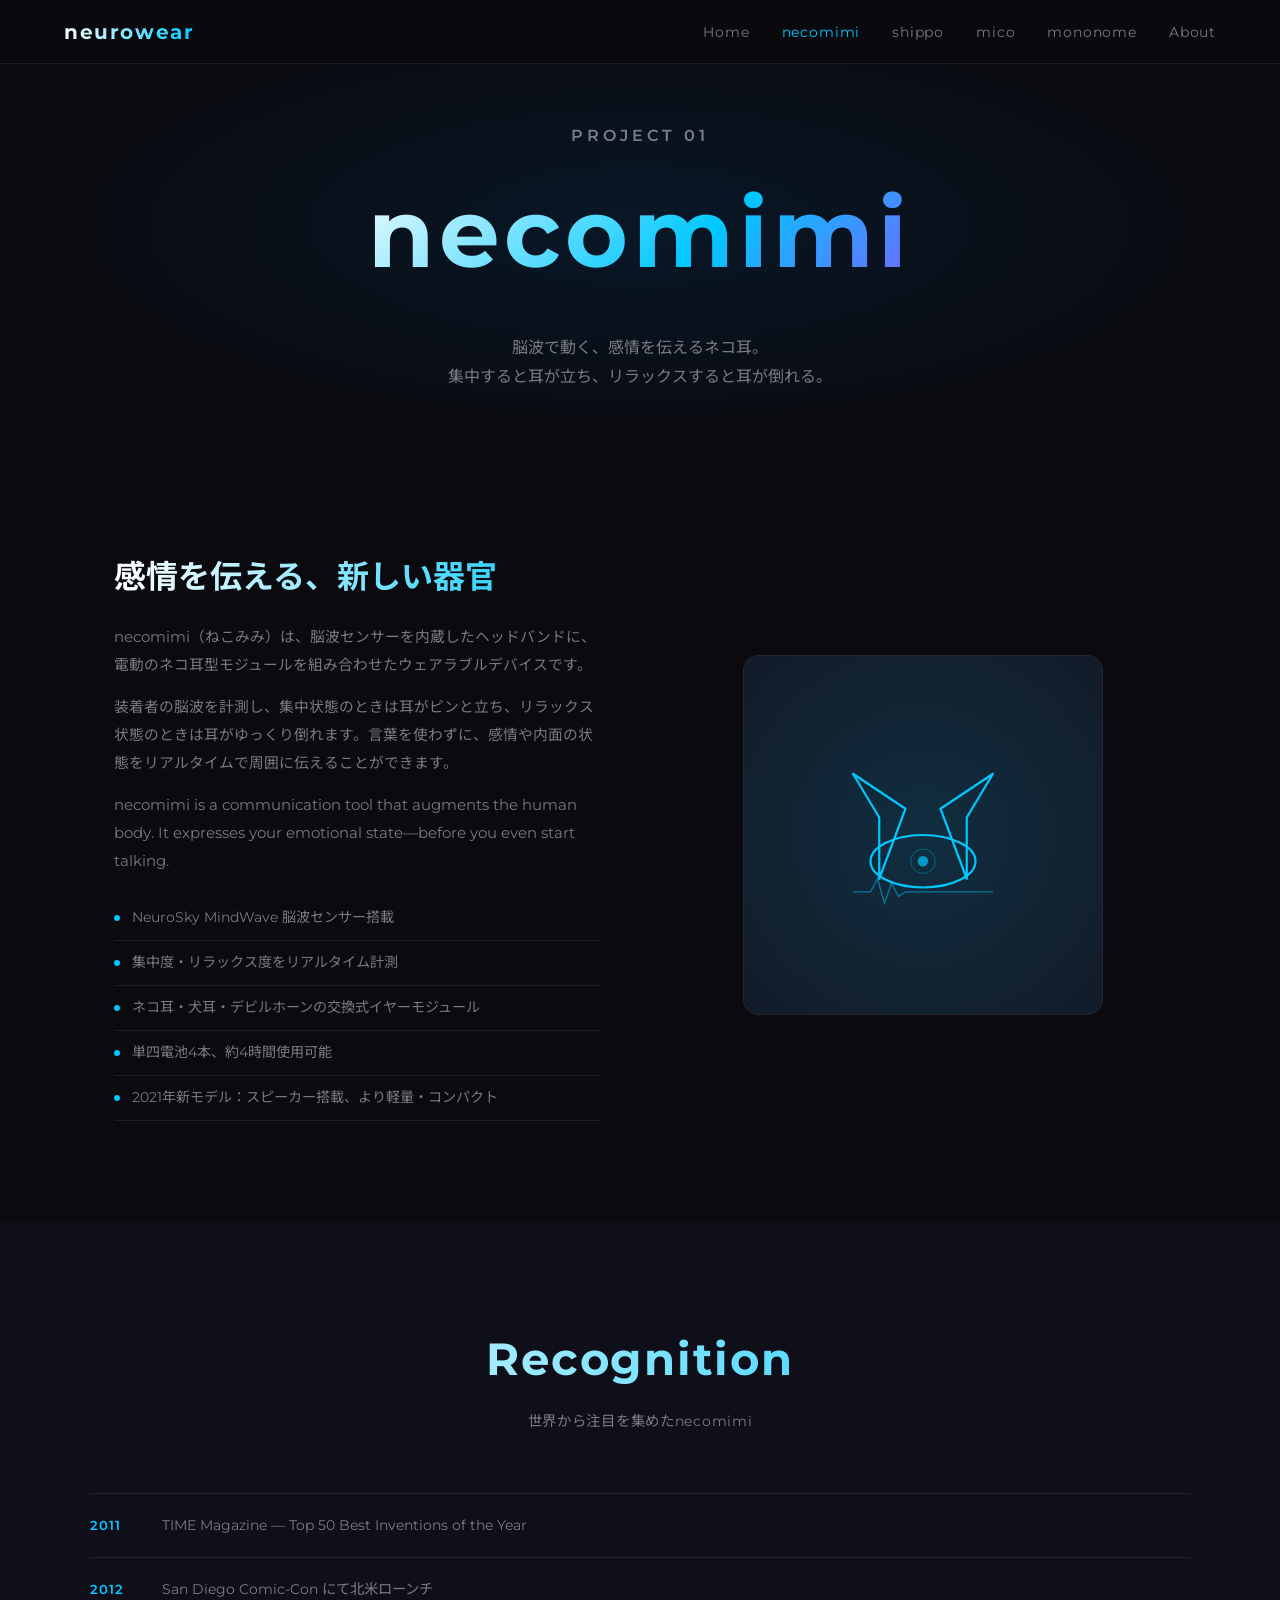
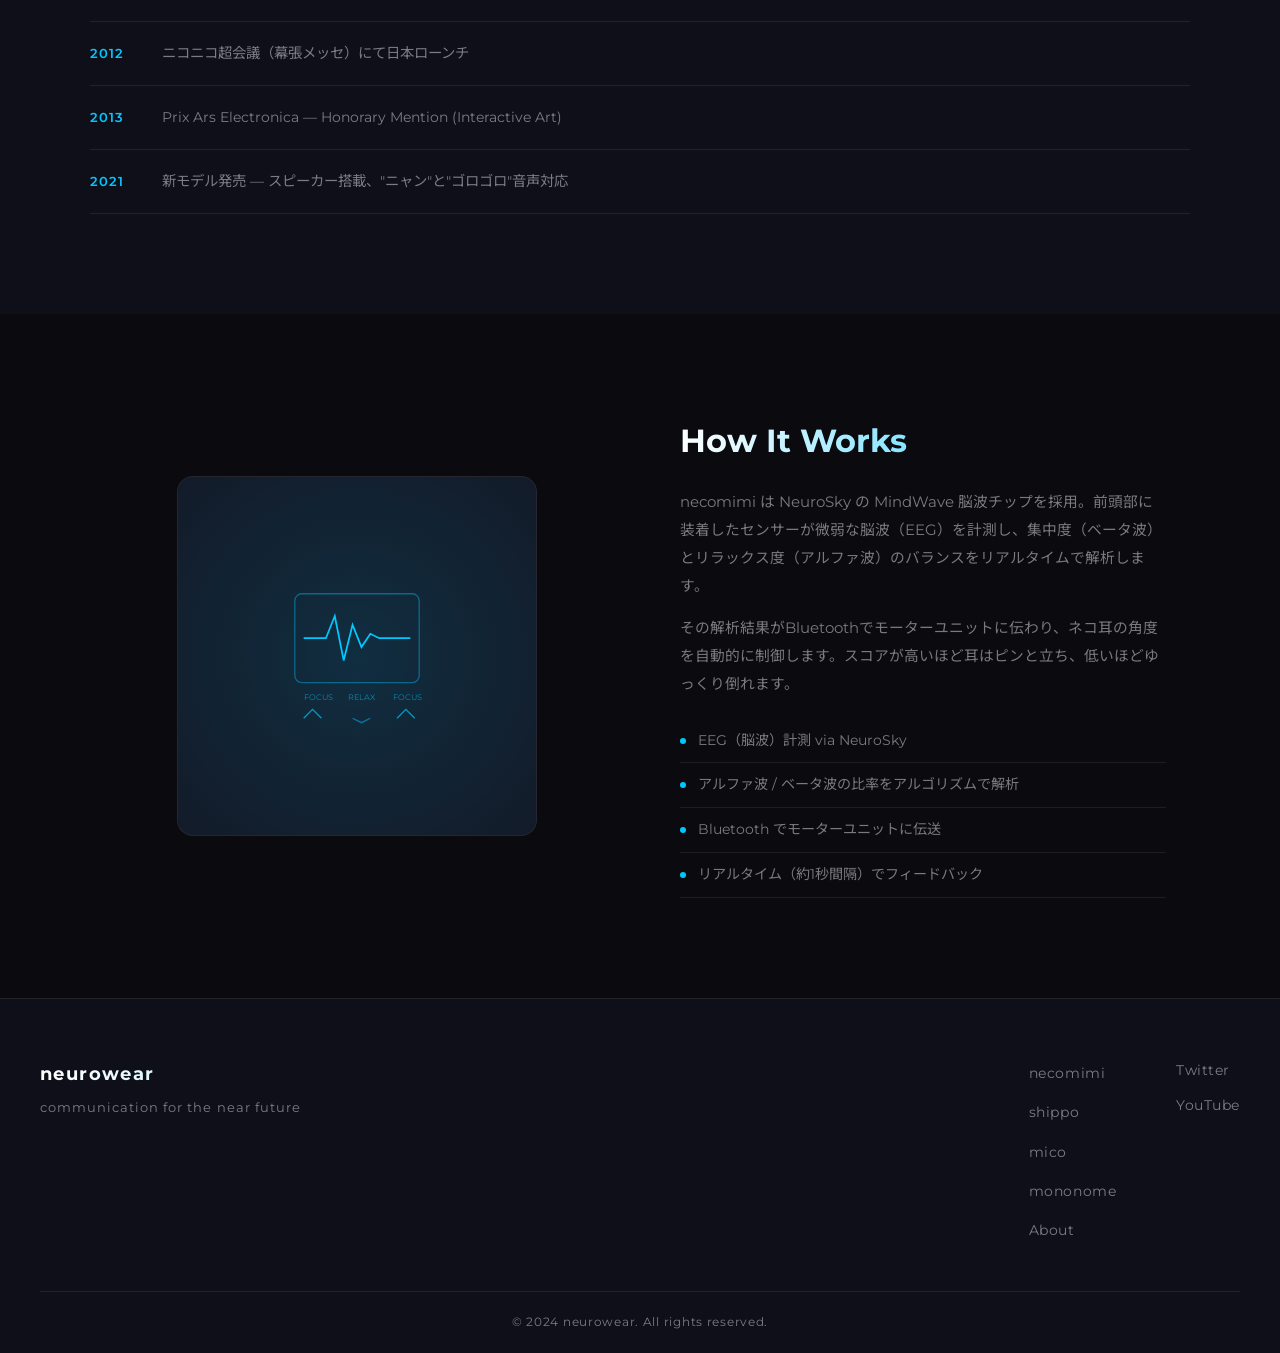
<file: necomimi.html>
<!DOCTYPE html>
<html lang="ja">
<head>
  <meta charset="UTF-8">
  <meta name="viewport" content="width=device-width, initial-scale=1.0">
  <title>necomimi | neurowear</title>
  <link rel="stylesheet" href="css/style.css">
  <link rel="preconnect" href="https://fonts.googleapis.com">
  <link href="https://fonts.googleapis.com/css2?family=Montserrat:wght@300;400;600;700&family=Noto+Sans+JP:wght@300;400;700&display=swap" rel="stylesheet">
</head>
<body>

  <nav id="navbar">
    <div class="nav-inner">
      <a href="index.html" class="nav-logo"><span class="logo-text">neurowear</span></a>
      <ul class="nav-links">
        <li><a href="index.html">Home</a></li>
        <li><a href="necomimi.html" style="color:var(--color-accent)">necomimi</a></li>
        <li><a href="shippo.html">shippo</a></li>
        <li><a href="mico.html">mico</a></li>
        <li><a href="mononome.html">mononome</a></li>
        <li><a href="about.html">About</a></li>
      </ul>
      <button class="nav-toggle" aria-label="Toggle menu">
        <span></span><span></span><span></span>
      </button>
    </div>
  </nav>

  <!-- Page Hero -->
  <section class="page-hero">
    <div class="page-hero-content">
      <p class="page-hero-eyebrow">Project 01</p>
      <h1>necomimi</h1>
      <p>脳波で動く、感情を伝えるネコ耳。<br>集中すると耳が立ち、リラックスすると耳が倒れる。</p>
    </div>
  </section>

  <!-- About -->
  <section class="content-section">
    <div class="content-grid">
      <div class="content-text">
        <h2>感情を伝える、新しい器官</h2>
        <p>necomimi（ねこみみ）は、脳波センサーを内蔵したヘッドバンドに、電動のネコ耳型モジュールを組み合わせたウェアラブルデバイスです。</p>
        <p>装着者の脳波を計測し、集中状態のときは耳がピンと立ち、リラックス状態のときは耳がゆっくり倒れます。言葉を使わずに、感情や内面の状態をリアルタイムで周囲に伝えることができます。</p>
        <p>necomimi is a communication tool that augments the human body. It expresses your emotional state—before you even start talking.</p>
        <ul class="feature-list">
          <li>NeuroSky MindWave 脳波センサー搭載</li>
          <li>集中度・リラックス度をリアルタイム計測</li>
          <li>ネコ耳・犬耳・デビルホーンの交換式イヤーモジュール</li>
          <li>単四電池4本、約4時間使用可能</li>
          <li>2021年新モデル：スピーカー搭載、より軽量・コンパクト</li>
        </ul>
      </div>
      <div class="content-visual">
        <div class="product-illustration">
          <svg viewBox="0 0 180 160" width="160" height="140">
            <!-- Cat ears -->
            <path d="M40,130 L40,60 L10,10 L70,50 Z" fill="none" stroke="currentColor" stroke-width="2.5" stroke-linejoin="round"/>
            <path d="M140,130 L140,60 L170,10 L110,50 Z" fill="none" stroke="currentColor" stroke-width="2.5" stroke-linejoin="round"/>
            <!-- Headband -->
            <ellipse cx="90" cy="110" rx="60" ry="30" fill="none" stroke="currentColor" stroke-width="2.5"/>
            <!-- Sensor indicator -->
            <circle cx="90" cy="110" r="6" fill="currentColor" opacity="0.7"/>
            <circle cx="90" cy="110" r="14" fill="none" stroke="currentColor" stroke-width="1" opacity="0.4"/>
            <!-- Brainwave lines -->
            <path d="M10,145 L30,145 L38,130 L46,158 L54,135 L62,150 L70,145 L170,145"
              fill="none" stroke="currentColor" stroke-width="1.5" opacity="0.5"/>
          </svg>
        </div>
      </div>
    </div>
  </section>

  <!-- Awards -->
  <section class="content-section alt">
    <div class="content-inner">
      <div class="section-header">
        <h2>Recognition</h2>
        <p>世界から注目を集めたnecomimi</p>
      </div>
      <div class="media-list">
        <div class="media-item">
          <span class="media-year">2011</span>
          <span class="media-content">TIME Magazine — Top 50 Best Inventions of the Year</span>
        </div>
        <div class="media-item">
          <span class="media-year">2012</span>
          <span class="media-content">San Diego Comic-Con にて北米ローンチ</span>
        </div>
        <div class="media-item">
          <span class="media-year">2012</span>
          <span class="media-content">ニコニコ超会議（幕張メッセ）にて日本ローンチ</span>
        </div>
        <div class="media-item">
          <span class="media-year">2013</span>
          <span class="media-content">Prix Ars Electronica — Honorary Mention (Interactive Art)</span>
        </div>
        <div class="media-item">
          <span class="media-year">2021</span>
          <span class="media-content">新モデル発売 — スピーカー搭載、"ニャン"と"ゴロゴロ"音声対応</span>
        </div>
      </div>
    </div>
  </section>

  <!-- How it works -->
  <section class="content-section">
    <div class="content-grid reverse">
      <div class="content-text">
        <h2>How It Works</h2>
        <p>necomimi は NeuroSky の MindWave 脳波チップを採用。前頭部に装着したセンサーが微弱な脳波（EEG）を計測し、集中度（ベータ波）とリラックス度（アルファ波）のバランスをリアルタイムで解析します。</p>
        <p>その解析結果がBluetoothでモーターユニットに伝わり、ネコ耳の角度を自動的に制御します。スコアが高いほど耳はピンと立ち、低いほどゆっくり倒れます。</p>
        <ul class="feature-list">
          <li>EEG（脳波）計測 via NeuroSky</li>
          <li>アルファ波 / ベータ波の比率をアルゴリズムで解析</li>
          <li>Bluetooth でモーターユニットに伝送</li>
          <li>リアルタイム（約1秒間隔）でフィードバック</li>
        </ul>
      </div>
      <div class="content-visual">
        <div class="product-illustration">
          <svg viewBox="0 0 180 180" width="160" height="160">
            <!-- Brain wave visualization -->
            <rect x="20" y="20" width="140" height="100" rx="8" fill="none" stroke="currentColor" stroke-width="1.5" opacity="0.4"/>
            <path d="M30,70 L55,70 L65,45 L75,95 L85,55 L95,80 L105,65 L115,70 L150,70"
              fill="none" stroke="currentColor" stroke-width="2"/>
            <!-- Labels -->
            <text x="30" y="140" font-family="Montserrat, sans-serif" font-size="9" fill="currentColor" opacity="0.6">FOCUS</text>
            <text x="80" y="140" font-family="Montserrat, sans-serif" font-size="9" fill="currentColor" opacity="0.6">RELAX</text>
            <text x="130" y="140" font-family="Montserrat, sans-serif" font-size="9" fill="currentColor" opacity="0.6">FOCUS</text>
            <!-- Ear state indicator -->
            <path d="M30,160 L40,150 L50,160" fill="none" stroke="currentColor" stroke-width="1.5" opacity="0.7"/>
            <path d="M85,160 L95,165 L105,160" fill="none" stroke="currentColor" stroke-width="1.5" opacity="0.5"/>
            <path d="M135,160 L145,150 L155,160" fill="none" stroke="currentColor" stroke-width="1.5" opacity="0.7"/>
          </svg>
        </div>
      </div>
    </div>
  </section>

  <footer>
    <div class="footer-inner">
      <div class="footer-logo">
        <span class="logo-text">neurowear</span>
        <p>communication for the near future</p>
      </div>
      <nav class="footer-nav">
        <ul>
          <li><a href="necomimi.html">necomimi</a></li>
          <li><a href="shippo.html">shippo</a></li>
          <li><a href="mico.html">mico</a></li>
          <li><a href="mononome.html">mononome</a></li>
          <li><a href="about.html">About</a></li>
        </ul>
      </nav>
      <div class="footer-social">
        <a href="https://twitter.com/neurowear" target="_blank" rel="noopener">Twitter</a>
        <a href="https://www.youtube.com/@neurowear" target="_blank" rel="noopener">YouTube</a>
      </div>
    </div>
    <div class="footer-bottom">
      <p>&copy; 2024 neurowear. All rights reserved.</p>
    </div>
  </footer>

  <script src="js/main.js"></script>
</body>
</html>
</file>
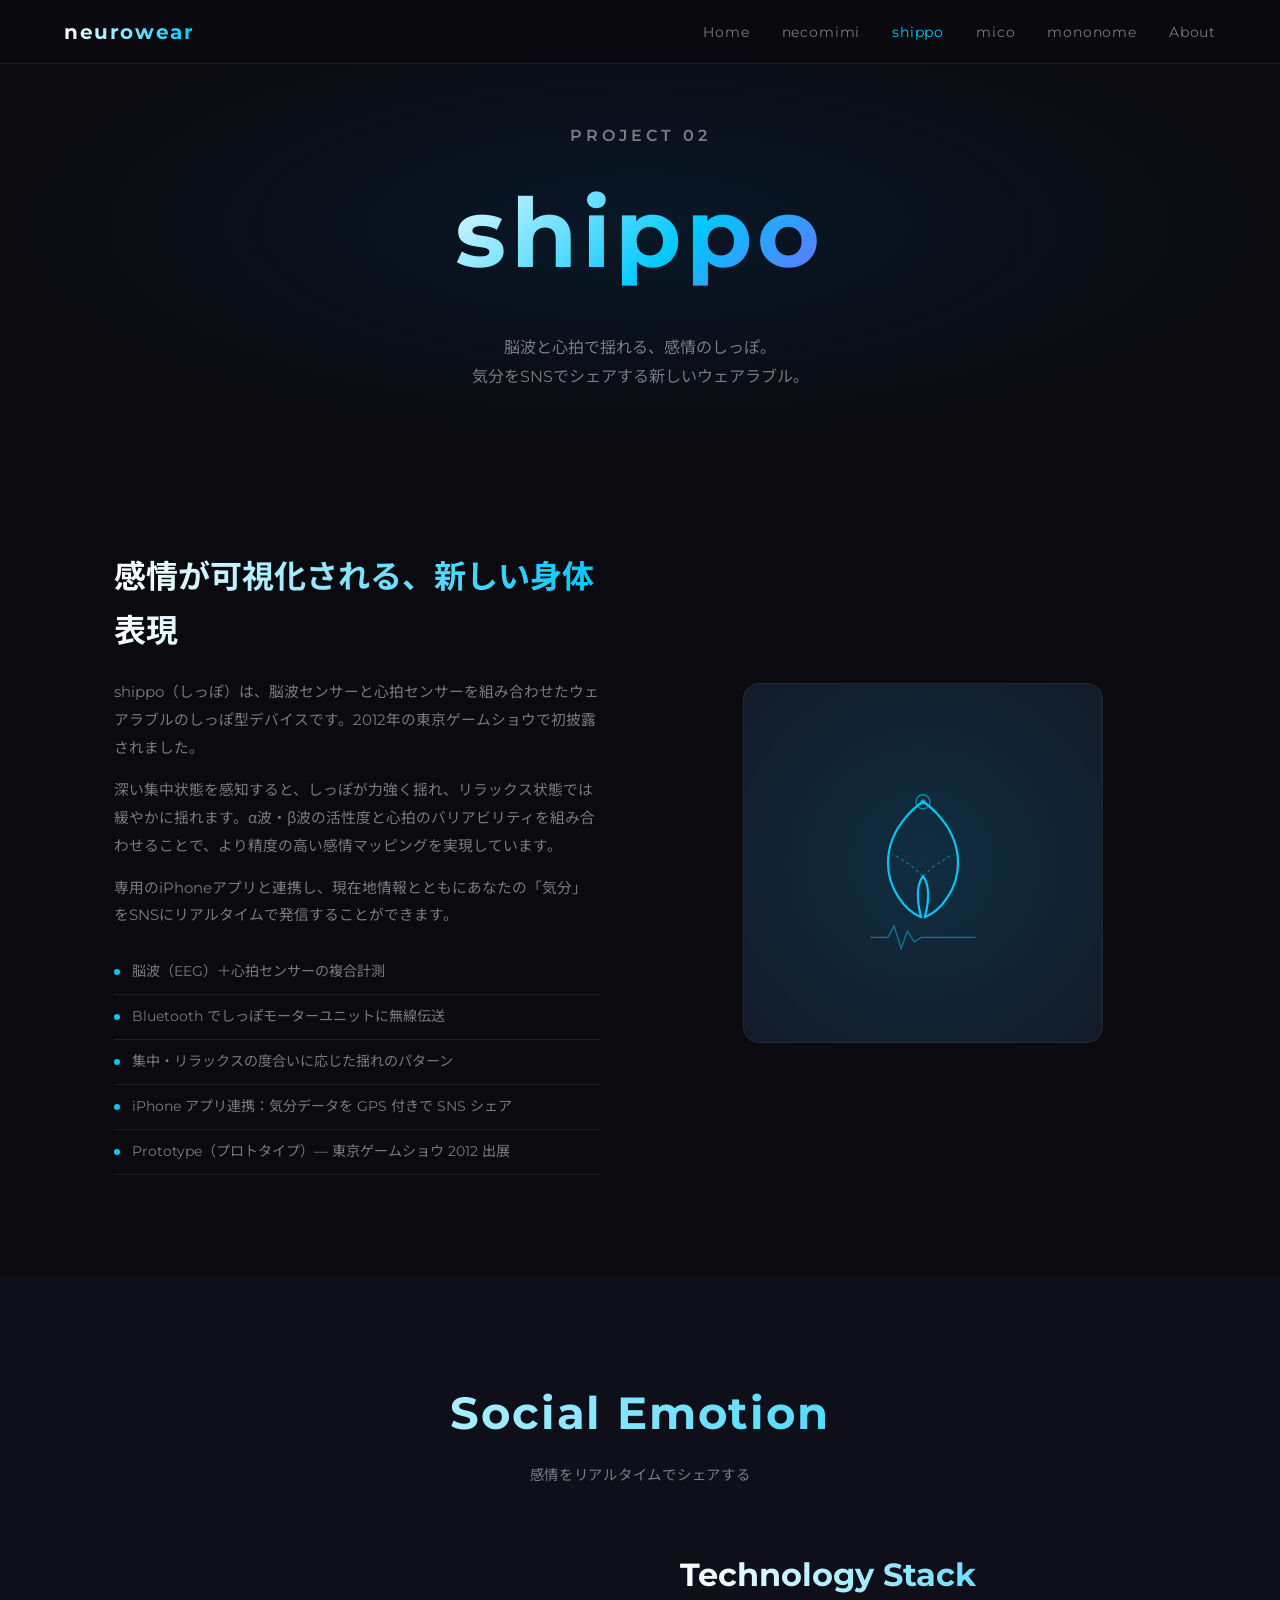
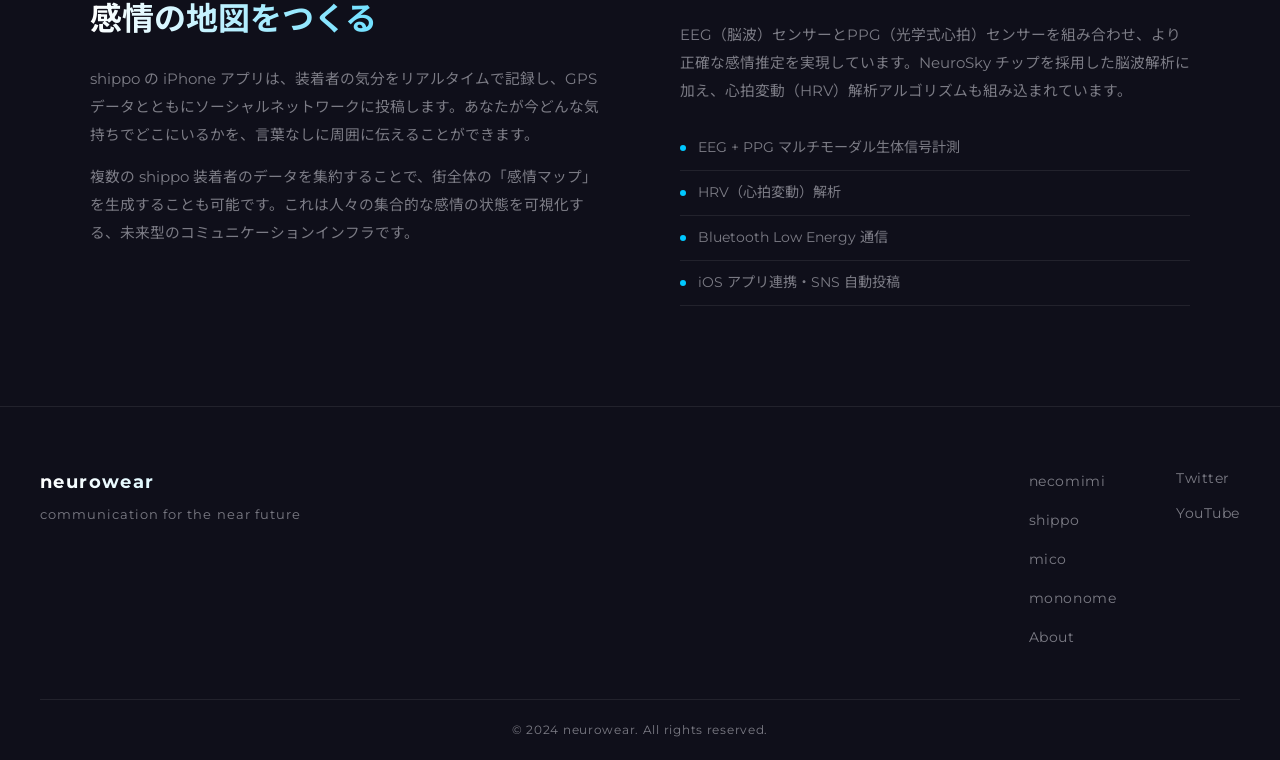
<file: shippo.html>
<!DOCTYPE html>
<html lang="ja">
<head>
  <meta charset="UTF-8">
  <meta name="viewport" content="width=device-width, initial-scale=1.0">
  <title>shippo | neurowear</title>
  <link rel="stylesheet" href="css/style.css">
  <link rel="preconnect" href="https://fonts.googleapis.com">
  <link href="https://fonts.googleapis.com/css2?family=Montserrat:wght@300;400;600;700&family=Noto+Sans+JP:wght@300;400;700&display=swap" rel="stylesheet">
</head>
<body>

  <nav id="navbar">
    <div class="nav-inner">
      <a href="index.html" class="nav-logo"><span class="logo-text">neurowear</span></a>
      <ul class="nav-links">
        <li><a href="index.html">Home</a></li>
        <li><a href="necomimi.html">necomimi</a></li>
        <li><a href="shippo.html" style="color:var(--color-accent)">shippo</a></li>
        <li><a href="mico.html">mico</a></li>
        <li><a href="mononome.html">mononome</a></li>
        <li><a href="about.html">About</a></li>
      </ul>
      <button class="nav-toggle" aria-label="Toggle menu">
        <span></span><span></span><span></span>
      </button>
    </div>
  </nav>

  <section class="page-hero">
    <div class="page-hero-content">
      <p class="page-hero-eyebrow">Project 02</p>
      <h1>shippo</h1>
      <p>脳波と心拍で揺れる、感情のしっぽ。<br>気分をSNSでシェアする新しいウェアラブル。</p>
    </div>
  </section>

  <section class="content-section">
    <div class="content-grid">
      <div class="content-text">
        <h2>感情が可視化される、新しい身体表現</h2>
        <p>shippo（しっぽ）は、脳波センサーと心拍センサーを組み合わせたウェアラブルのしっぽ型デバイスです。2012年の東京ゲームショウで初披露されました。</p>
        <p>深い集中状態を感知すると、しっぽが力強く揺れ、リラックス状態では緩やかに揺れます。α波・β波の活性度と心拍のバリアビリティを組み合わせることで、より精度の高い感情マッピングを実現しています。</p>
        <p>専用のiPhoneアプリと連携し、現在地情報とともにあなたの「気分」をSNSにリアルタイムで発信することができます。</p>
        <ul class="feature-list">
          <li>脳波（EEG）＋心拍センサーの複合計測</li>
          <li>Bluetooth でしっぽモーターユニットに無線伝送</li>
          <li>集中・リラックスの度合いに応じた揺れのパターン</li>
          <li>iPhone アプリ連携：気分データを GPS 付きで SNS シェア</li>
          <li>Prototype（プロトタイプ）— 東京ゲームショウ 2012 出展</li>
        </ul>
      </div>
      <div class="content-visual">
        <div class="product-illustration">
          <svg viewBox="0 0 160 200" width="140" height="180">
            <!-- Tail shape -->
            <path d="M80,30 C80,30 120,55 120,100 C120,130 100,155 82,162 C82,162 92,130 80,115 C68,130 78,162 78,162 C60,155 40,130 40,100 C40,55 80,30 80,30 Z"
              fill="none" stroke="currentColor" stroke-width="2.5" stroke-linejoin="round"/>
            <!-- Motion lines -->
            <path d="M80,115 Q95,100 115,90" fill="none" stroke="currentColor" stroke-width="1.5" opacity="0.4"
              stroke-dasharray="4 3"/>
            <path d="M80,115 Q65,100 45,90" fill="none" stroke="currentColor" stroke-width="1.5" opacity="0.4"
              stroke-dasharray="4 3"/>
            <!-- Sensor indicator -->
            <circle cx="80" cy="30" r="8" fill="none" stroke="currentColor" stroke-width="1.5" opacity="0.6"/>
            <circle cx="80" cy="30" r="3" fill="currentColor" opacity="0.7"/>
            <!-- Heartbeat line -->
            <path d="M20,185 L40,185 L47,172 L55,198 L62,178 L70,190 L78,185 L140,185"
              fill="none" stroke="currentColor" stroke-width="1.5" opacity="0.5"/>
          </svg>
        </div>
      </div>
    </div>
  </section>

  <section class="content-section alt">
    <div class="content-inner">
      <div class="section-header">
        <h2>Social Emotion</h2>
        <p>感情をリアルタイムでシェアする</p>
      </div>
      <div class="content-grid">
        <div class="content-text">
          <h2>感情の地図をつくる</h2>
          <p>shippo の iPhone アプリは、装着者の気分をリアルタイムで記録し、GPS データとともにソーシャルネットワークに投稿します。あなたが今どんな気持ちでどこにいるかを、言葉なしに周囲に伝えることができます。</p>
          <p>複数の shippo 装着者のデータを集約することで、街全体の「感情マップ」を生成することも可能です。これは人々の集合的な感情の状態を可視化する、未来型のコミュニケーションインフラです。</p>
        </div>
        <div class="content-text">
          <h2>Technology Stack</h2>
          <p>EEG（脳波）センサーとPPG（光学式心拍）センサーを組み合わせ、より正確な感情推定を実現しています。NeuroSky チップを採用した脳波解析に加え、心拍変動（HRV）解析アルゴリズムも組み込まれています。</p>
          <ul class="feature-list">
            <li>EEG + PPG マルチモーダル生体信号計測</li>
            <li>HRV（心拍変動）解析</li>
            <li>Bluetooth Low Energy 通信</li>
            <li>iOS アプリ連携・SNS 自動投稿</li>
          </ul>
        </div>
      </div>
    </div>
  </section>

  <footer>
    <div class="footer-inner">
      <div class="footer-logo">
        <span class="logo-text">neurowear</span>
        <p>communication for the near future</p>
      </div>
      <nav class="footer-nav">
        <ul>
          <li><a href="necomimi.html">necomimi</a></li>
          <li><a href="shippo.html">shippo</a></li>
          <li><a href="mico.html">mico</a></li>
          <li><a href="mononome.html">mononome</a></li>
          <li><a href="about.html">About</a></li>
        </ul>
      </nav>
      <div class="footer-social">
        <a href="https://twitter.com/neurowear" target="_blank" rel="noopener">Twitter</a>
        <a href="https://www.youtube.com/@neurowear" target="_blank" rel="noopener">YouTube</a>
      </div>
    </div>
    <div class="footer-bottom">
      <p>&copy; 2024 neurowear. All rights reserved.</p>
    </div>
  </footer>

  <script src="js/main.js"></script>
</body>
</html>
</file>
<file: css/style.css>
/* ==========================================
   neurowear — Global Styles
   ========================================== */

:root {
  --color-bg: #0a0a0f;
  --color-bg-2: #0f0f1a;
  --color-surface: #13131f;
  --color-border: rgba(255, 255, 255, 0.08);
  --color-text: #e8e8f0;
  --color-text-muted: rgba(232, 232, 240, 0.5);
  --color-accent: #00c8ff;
  --color-accent-2: #7b5fff;
  --color-accent-glow: rgba(0, 200, 255, 0.15);
  --font-sans: 'Montserrat', 'Noto Sans JP', sans-serif;
  --nav-h: 64px;
  --radius: 12px;
  --transition: 0.3s cubic-bezier(0.4, 0, 0.2, 1);
}

*, *::before, *::after {
  box-sizing: border-box;
  margin: 0;
  padding: 0;
}

html {
  scroll-behavior: smooth;
}

body {
  font-family: var(--font-sans);
  background-color: var(--color-bg);
  color: var(--color-text);
  line-height: 1.7;
  overflow-x: hidden;
}

a {
  color: inherit;
  text-decoration: none;
}

img {
  max-width: 100%;
  display: block;
}

/* ==========================================
   Navigation
   ========================================== */

#navbar {
  position: fixed;
  top: 0;
  left: 0;
  right: 0;
  z-index: 100;
  height: var(--nav-h);
  background: rgba(10, 10, 15, 0.85);
  backdrop-filter: blur(16px);
  border-bottom: 1px solid var(--color-border);
  transition: background var(--transition);
}

.nav-inner {
  max-width: 1200px;
  margin: 0 auto;
  padding: 0 24px;
  height: 100%;
  display: flex;
  align-items: center;
  justify-content: space-between;
}

.nav-logo {
  display: flex;
  align-items: center;
}

.logo-text {
  font-size: 1.25rem;
  font-weight: 700;
  letter-spacing: 0.08em;
  color: var(--color-text);
  background: linear-gradient(90deg, #fff 0%, var(--color-accent) 100%);
  -webkit-background-clip: text;
  -webkit-text-fill-color: transparent;
  background-clip: text;
}

.nav-links {
  list-style: none;
  display: flex;
  gap: 32px;
}

.nav-links a {
  font-size: 0.85rem;
  font-weight: 400;
  letter-spacing: 0.06em;
  color: var(--color-text-muted);
  transition: color var(--transition);
}

.nav-links a:hover {
  color: var(--color-accent);
}

.nav-toggle {
  display: none;
  flex-direction: column;
  gap: 5px;
  background: none;
  border: none;
  cursor: pointer;
  padding: 4px;
}

.nav-toggle span {
  display: block;
  width: 22px;
  height: 2px;
  background: var(--color-text);
  border-radius: 2px;
  transition: transform var(--transition), opacity var(--transition);
}

/* ==========================================
   Hero
   ========================================== */

.hero {
  min-height: 100vh;
  display: flex;
  align-items: center;
  justify-content: center;
  position: relative;
  overflow: hidden;
  padding-top: var(--nav-h);
  background: radial-gradient(ellipse at 50% 60%, rgba(0, 100, 180, 0.12) 0%, transparent 70%),
              radial-gradient(ellipse at 80% 20%, rgba(123, 95, 255, 0.08) 0%, transparent 50%),
              var(--color-bg);
}

.hero-content {
  text-align: center;
  z-index: 2;
  position: relative;
  padding: 0 24px;
}

.hero-tagline {
  font-size: 0.8rem;
  font-weight: 400;
  letter-spacing: 0.25em;
  text-transform: uppercase;
  color: var(--color-accent);
  margin-bottom: 20px;
  opacity: 0;
  animation: fadeUp 0.8s 0.2s forwards;
}

.hero-title {
  font-size: clamp(3.5rem, 10vw, 8rem);
  font-weight: 700;
  letter-spacing: 0.05em;
  line-height: 1;
  margin-bottom: 16px;
  background: linear-gradient(135deg, #ffffff 0%, var(--color-accent) 50%, var(--color-accent-2) 100%);
  -webkit-background-clip: text;
  -webkit-text-fill-color: transparent;
  background-clip: text;
  opacity: 0;
  animation: fadeUp 0.8s 0.4s forwards;
}

.hero-subtitle {
  font-size: clamp(1.2rem, 3vw, 2rem);
  font-weight: 300;
  letter-spacing: 0.2em;
  color: rgba(255, 255, 255, 0.6);
  margin-bottom: 24px;
  opacity: 0;
  animation: fadeUp 0.8s 0.55s forwards;
}

.hero-sub {
  font-size: 0.95rem;
  color: var(--color-text-muted);
  line-height: 1.8;
  margin-bottom: 40px;
  opacity: 0;
  animation: fadeUp 0.8s 0.6s forwards;
}

.hero-btn {
  display: inline-block;
  padding: 14px 36px;
  border: 1px solid var(--color-accent);
  border-radius: 50px;
  font-size: 0.85rem;
  font-weight: 600;
  letter-spacing: 0.12em;
  text-transform: uppercase;
  color: var(--color-accent);
  transition: background var(--transition), color var(--transition), box-shadow var(--transition);
  opacity: 0;
  animation: fadeUp 0.8s 0.8s forwards;
}

.hero-btn:hover {
  background: var(--color-accent);
  color: var(--color-bg);
  box-shadow: 0 0 24px rgba(0, 200, 255, 0.4);
}

/* Wave animation */
.hero-animation {
  position: absolute;
  bottom: 0;
  left: 0;
  right: 0;
  height: 200px;
  pointer-events: none;
}

.wave-container {
  width: 100%;
  height: 100%;
}

.wave-svg {
  width: 100%;
  height: 100%;
}

.wave-path {
  animation: waveMove 4s ease-in-out infinite;
}

.wave-2 {
  animation-delay: -1.5s;
}

.wave-3 {
  animation-delay: -2.8s;
}

@keyframes waveMove {
  0%, 100% { transform: translateX(0); }
  50% { transform: translateX(-60px); }
}

/* ==========================================
   Section Headers
   ========================================== */

.section-header {
  text-align: center;
  margin-bottom: 60px;
}

.section-header h2 {
  font-size: clamp(1.8rem, 4vw, 2.8rem);
  font-weight: 700;
  letter-spacing: 0.04em;
  margin-bottom: 12px;
  background: linear-gradient(90deg, #fff 0%, var(--color-accent) 100%);
  -webkit-background-clip: text;
  -webkit-text-fill-color: transparent;
  background-clip: text;
}

.section-header p {
  font-size: 0.9rem;
  color: var(--color-text-muted);
  letter-spacing: 0.05em;
}

/* ==========================================
   Projects Section
   ========================================== */

.projects {
  padding: 120px 24px;
  max-width: 1200px;
  margin: 0 auto;
}

.projects-grid {
  display: grid;
  grid-template-columns: repeat(auto-fill, minmax(280px, 1fr));
  gap: 24px;
}

.project-card {
  display: block;
  background: var(--color-surface);
  border: 1px solid var(--color-border);
  border-radius: var(--radius);
  overflow: hidden;
  transition: transform var(--transition), border-color var(--transition), box-shadow var(--transition);
}

.project-card:hover {
  transform: translateY(-6px);
  border-color: var(--color-accent);
  box-shadow: 0 12px 40px rgba(0, 200, 255, 0.1);
}

.project-card-inner {
  padding: 36px 28px;
}

.project-icon {
  color: var(--color-accent);
  margin-bottom: 24px;
  opacity: 0.85;
  transition: opacity var(--transition);
}

.project-card:hover .project-icon {
  opacity: 1;
}

.project-info h3 {
  font-size: 1.5rem;
  font-weight: 700;
  letter-spacing: 0.04em;
  margin-bottom: 12px;
  color: var(--color-text);
}

.project-info p {
  font-size: 0.88rem;
  color: var(--color-text-muted);
  line-height: 1.8;
  margin-bottom: 16px;
}

.project-tag {
  display: inline-block;
  font-size: 0.7rem;
  font-weight: 600;
  letter-spacing: 0.08em;
  text-transform: uppercase;
  padding: 4px 10px;
  border-radius: 50px;
  border: 1px solid var(--color-accent);
  color: var(--color-accent);
  margin-right: 6px;
  margin-top: 4px;
  opacity: 0.7;
}

/* ==========================================
   Concept Section
   ========================================== */

.concept {
  background: var(--color-bg-2);
  border-top: 1px solid var(--color-border);
  border-bottom: 1px solid var(--color-border);
  padding: 120px 24px;
}

.concept-inner {
  max-width: 1100px;
  margin: 0 auto;
  display: grid;
  grid-template-columns: 1fr 1fr;
  gap: 80px;
  align-items: center;
}

.concept-text h2 {
  font-size: clamp(1.6rem, 3.5vw, 2.4rem);
  font-weight: 700;
  letter-spacing: 0.04em;
  margin-bottom: 24px;
  background: linear-gradient(90deg, #fff 0%, var(--color-accent) 100%);
  -webkit-background-clip: text;
  -webkit-text-fill-color: transparent;
  background-clip: text;
}

.concept-text p {
  font-size: 0.9rem;
  color: var(--color-text-muted);
  line-height: 1.9;
  margin-bottom: 16px;
}

.concept-visual {
  display: flex;
  justify-content: center;
  align-items: center;
}

.brain-svg {
  animation: rotateSlow 20s linear infinite;
  filter: drop-shadow(0 0 20px rgba(0, 200, 255, 0.3));
}

.pulse-dot {
  animation: pulseDot 2s ease-in-out infinite;
}

.pulse-dot:nth-child(2) { animation-delay: 0.25s; }
.pulse-dot:nth-child(3) { animation-delay: 0.5s; }
.pulse-dot:nth-child(4) { animation-delay: 0.75s; }
.pulse-dot:nth-child(5) { animation-delay: 1s; }
.pulse-dot:nth-child(6) { animation-delay: 1.25s; }
.pulse-dot:nth-child(7) { animation-delay: 1.5s; }
.pulse-dot:nth-child(8) { animation-delay: 1.75s; }

@keyframes rotateSlow {
  from { transform: rotate(0deg); }
  to { transform: rotate(360deg); }
}

@keyframes pulseDot {
  0%, 100% { opacity: 0.3; r: 3; }
  50% { opacity: 1; r: 5; }
}

/* ==========================================
   Media / Awards
   ========================================== */

.media {
  padding: 120px 24px;
  max-width: 900px;
  margin: 0 auto;
}

.media-list {
  display: flex;
  flex-direction: column;
  gap: 0;
}

.media-item {
  display: flex;
  align-items: baseline;
  gap: 24px;
  padding: 20px 0;
  border-bottom: 1px solid var(--color-border);
  font-size: 0.9rem;
  transition: background var(--transition);
}

.media-item:first-child {
  border-top: 1px solid var(--color-border);
}

.media-year {
  font-size: 0.8rem;
  font-weight: 600;
  letter-spacing: 0.08em;
  color: var(--color-accent);
  min-width: 48px;
}

.media-content {
  color: var(--color-text-muted);
  line-height: 1.6;
}

/* ==========================================
   Footer
   ========================================== */

footer {
  background: var(--color-bg-2);
  border-top: 1px solid var(--color-border);
  padding: 60px 24px 0;
}

.footer-inner {
  max-width: 1200px;
  margin: 0 auto;
  display: grid;
  grid-template-columns: 1fr auto auto;
  gap: 60px;
  align-items: start;
  padding-bottom: 48px;
}

.footer-logo .logo-text {
  font-size: 1.1rem;
  display: block;
  margin-bottom: 8px;
}

.footer-logo p {
  font-size: 0.8rem;
  color: var(--color-text-muted);
  letter-spacing: 0.08em;
}

.footer-nav ul {
  list-style: none;
  display: flex;
  flex-direction: column;
  gap: 12px;
}

.footer-nav a {
  font-size: 0.85rem;
  color: var(--color-text-muted);
  letter-spacing: 0.04em;
  transition: color var(--transition);
}

.footer-nav a:hover {
  color: var(--color-accent);
}

.footer-social {
  display: flex;
  flex-direction: column;
  gap: 12px;
}

.footer-social a {
  font-size: 0.85rem;
  color: var(--color-text-muted);
  letter-spacing: 0.04em;
  transition: color var(--transition);
}

.footer-social a:hover {
  color: var(--color-accent);
}

.footer-bottom {
  max-width: 1200px;
  margin: 0 auto;
  padding: 20px 0;
  border-top: 1px solid var(--color-border);
  text-align: center;
}

.footer-bottom p {
  font-size: 0.75rem;
  color: var(--color-text-muted);
  letter-spacing: 0.06em;
}

/* ==========================================
   Page Hero (inner pages)
   ========================================== */

.page-hero {
  min-height: 50vh;
  display: flex;
  align-items: center;
  justify-content: center;
  padding-top: var(--nav-h);
  text-align: center;
  position: relative;
  overflow: hidden;
}

.page-hero::before {
  content: '';
  position: absolute;
  inset: 0;
  background: radial-gradient(ellipse at 50% 50%, rgba(0, 100, 180, 0.15) 0%, transparent 70%);
  pointer-events: none;
}

.page-hero-content {
  z-index: 2;
  padding: 0 24px;
}

.page-hero-eyebrow {
  font-size: 0.75rem;
  font-weight: 600;
  letter-spacing: 0.25em;
  text-transform: uppercase;
  color: var(--color-accent);
  margin-bottom: 16px;
}

.page-hero h1 {
  font-size: clamp(2.8rem, 8vw, 6rem);
  font-weight: 700;
  letter-spacing: 0.05em;
  background: linear-gradient(135deg, #fff 0%, var(--color-accent) 60%, var(--color-accent-2) 100%);
  -webkit-background-clip: text;
  -webkit-text-fill-color: transparent;
  background-clip: text;
  margin-bottom: 20px;
}

.page-hero p {
  font-size: 1rem;
  color: var(--color-text-muted);
  max-width: 560px;
  margin: 0 auto;
  line-height: 1.8;
}

/* ==========================================
   Content Sections (inner pages)
   ========================================== */

.content-section {
  padding: 100px 24px;
  max-width: 1100px;
  margin: 0 auto;
}

.content-section.alt {
  background: var(--color-bg-2);
  max-width: none;
}

.content-section.alt .content-inner {
  max-width: 1100px;
  margin: 0 auto;
}

.content-grid {
  display: grid;
  grid-template-columns: 1fr 1fr;
  gap: 80px;
  align-items: center;
}

.content-grid.reverse {
  direction: rtl;
}

.content-grid.reverse > * {
  direction: ltr;
}

.content-text h2 {
  font-size: clamp(1.5rem, 3vw, 2rem);
  font-weight: 700;
  margin-bottom: 20px;
  background: linear-gradient(90deg, #fff 0%, var(--color-accent) 100%);
  -webkit-background-clip: text;
  -webkit-text-fill-color: transparent;
  background-clip: text;
}

.content-text p {
  font-size: 0.92rem;
  color: var(--color-text-muted);
  line-height: 1.9;
  margin-bottom: 14px;
}

.feature-list {
  list-style: none;
  margin-top: 20px;
}

.feature-list li {
  font-size: 0.88rem;
  color: var(--color-text-muted);
  padding: 10px 0;
  border-bottom: 1px solid var(--color-border);
  display: flex;
  align-items: center;
  gap: 12px;
}

.feature-list li::before {
  content: '';
  display: inline-block;
  width: 6px;
  height: 6px;
  border-radius: 50%;
  background: var(--color-accent);
  flex-shrink: 0;
}

.content-visual {
  display: flex;
  align-items: center;
  justify-content: center;
}

.product-illustration {
  width: 100%;
  max-width: 360px;
  aspect-ratio: 1;
  background: var(--color-surface);
  border: 1px solid var(--color-border);
  border-radius: 16px;
  display: flex;
  align-items: center;
  justify-content: center;
  color: var(--color-accent);
  position: relative;
  overflow: hidden;
}

.product-illustration::before {
  content: '';
  position: absolute;
  inset: -50%;
  background: radial-gradient(ellipse at center, var(--color-accent-glow) 0%, transparent 70%);
  animation: glowPulse 3s ease-in-out infinite;
}

@keyframes glowPulse {
  0%, 100% { opacity: 0.5; transform: scale(0.9); }
  50% { opacity: 1; transform: scale(1.1); }
}

/* ==========================================
   Keyframe Animations
   ========================================== */

@keyframes fadeUp {
  from {
    opacity: 0;
    transform: translateY(24px);
  }
  to {
    opacity: 1;
    transform: translateY(0);
  }
}

/* ==========================================
   Responsive
   ========================================== */

@media (max-width: 768px) {
  .nav-links {
    display: none;
    position: fixed;
    top: var(--nav-h);
    left: 0;
    right: 0;
    bottom: 0;
    background: var(--color-bg);
    flex-direction: column;
    align-items: center;
    justify-content: center;
    gap: 24px;
  }

  .nav-links.open {
    display: flex;
  }

  .nav-links a {
    font-size: 1.2rem;
  }

  .nav-toggle {
    display: flex;
  }

  .concept-inner {
    grid-template-columns: 1fr;
    gap: 48px;
    text-align: center;
  }

  .footer-inner {
    grid-template-columns: 1fr;
    gap: 32px;
    text-align: center;
  }

  .content-grid {
    grid-template-columns: 1fr;
    gap: 40px;
  }

  .content-grid.reverse {
    direction: ltr;
  }
}

@media (max-width: 480px) {
  .projects-grid {
    grid-template-columns: 1fr;
  }
}
</file>
